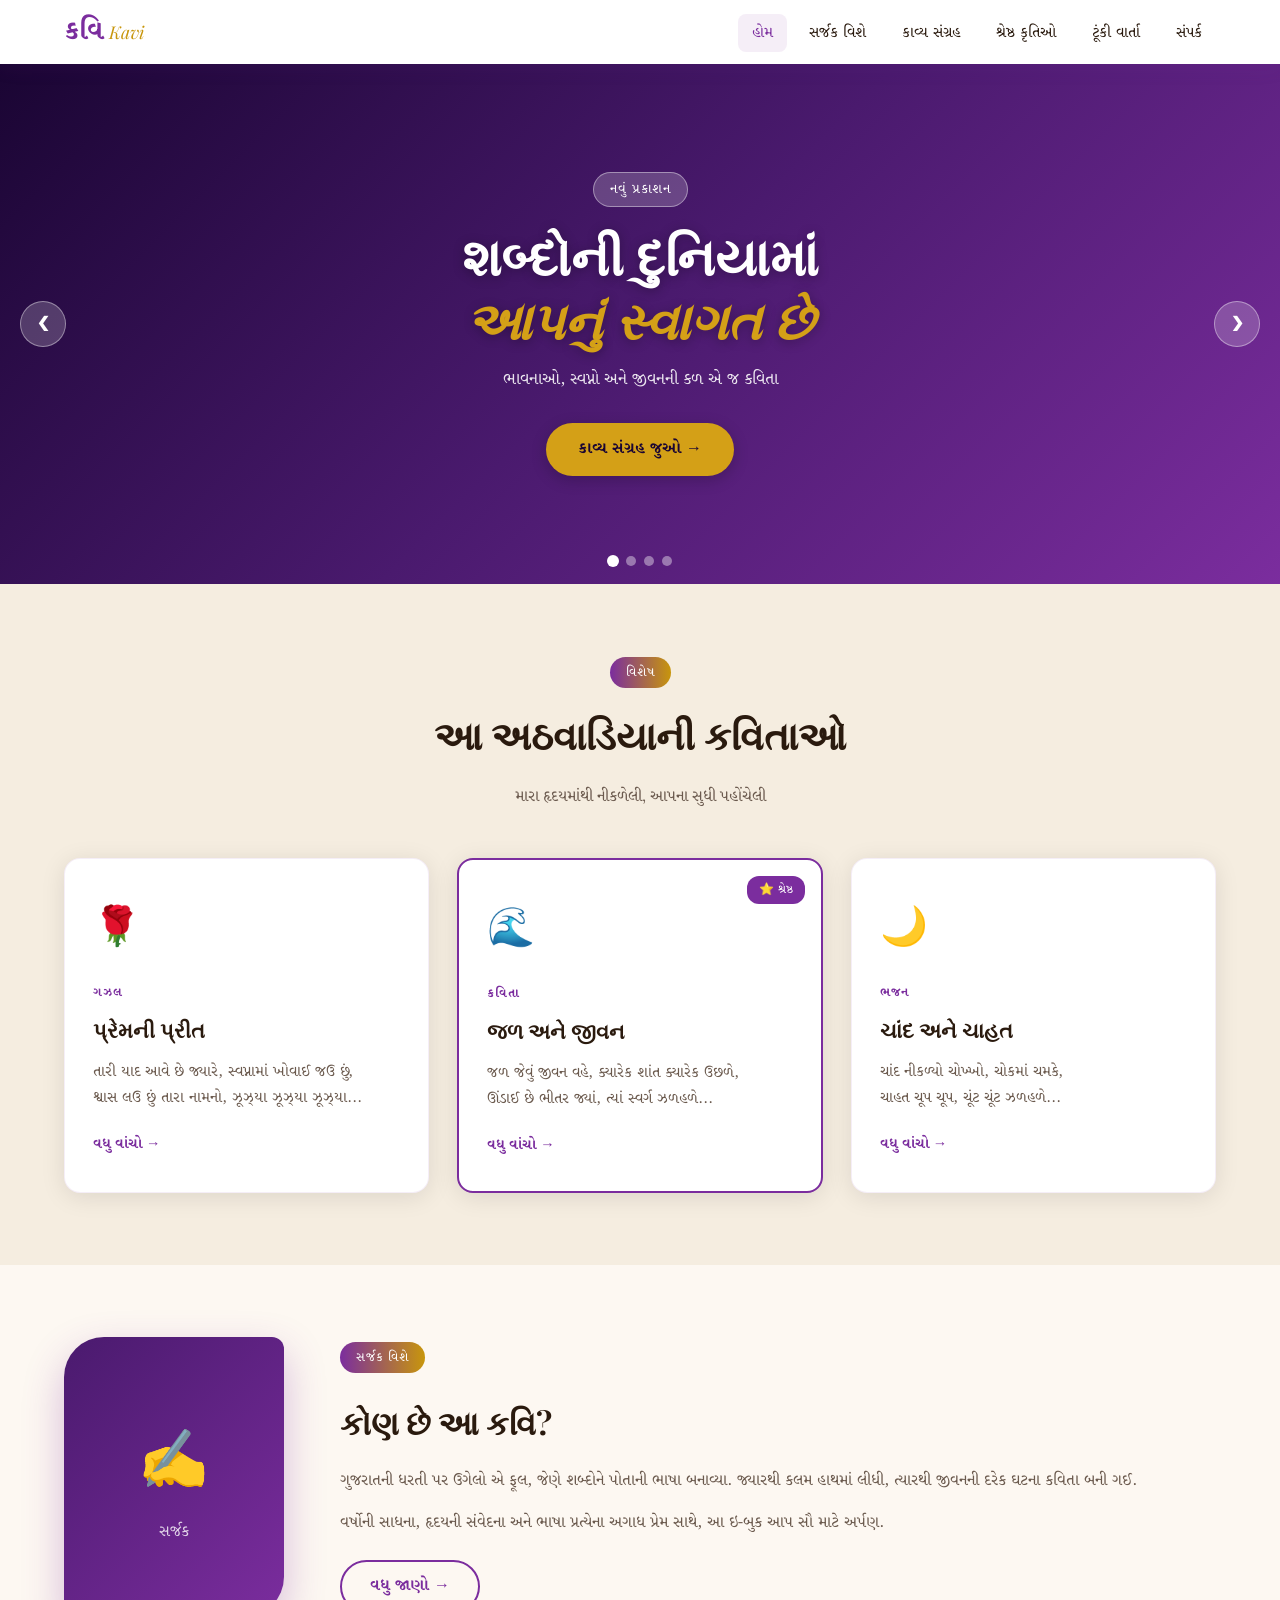
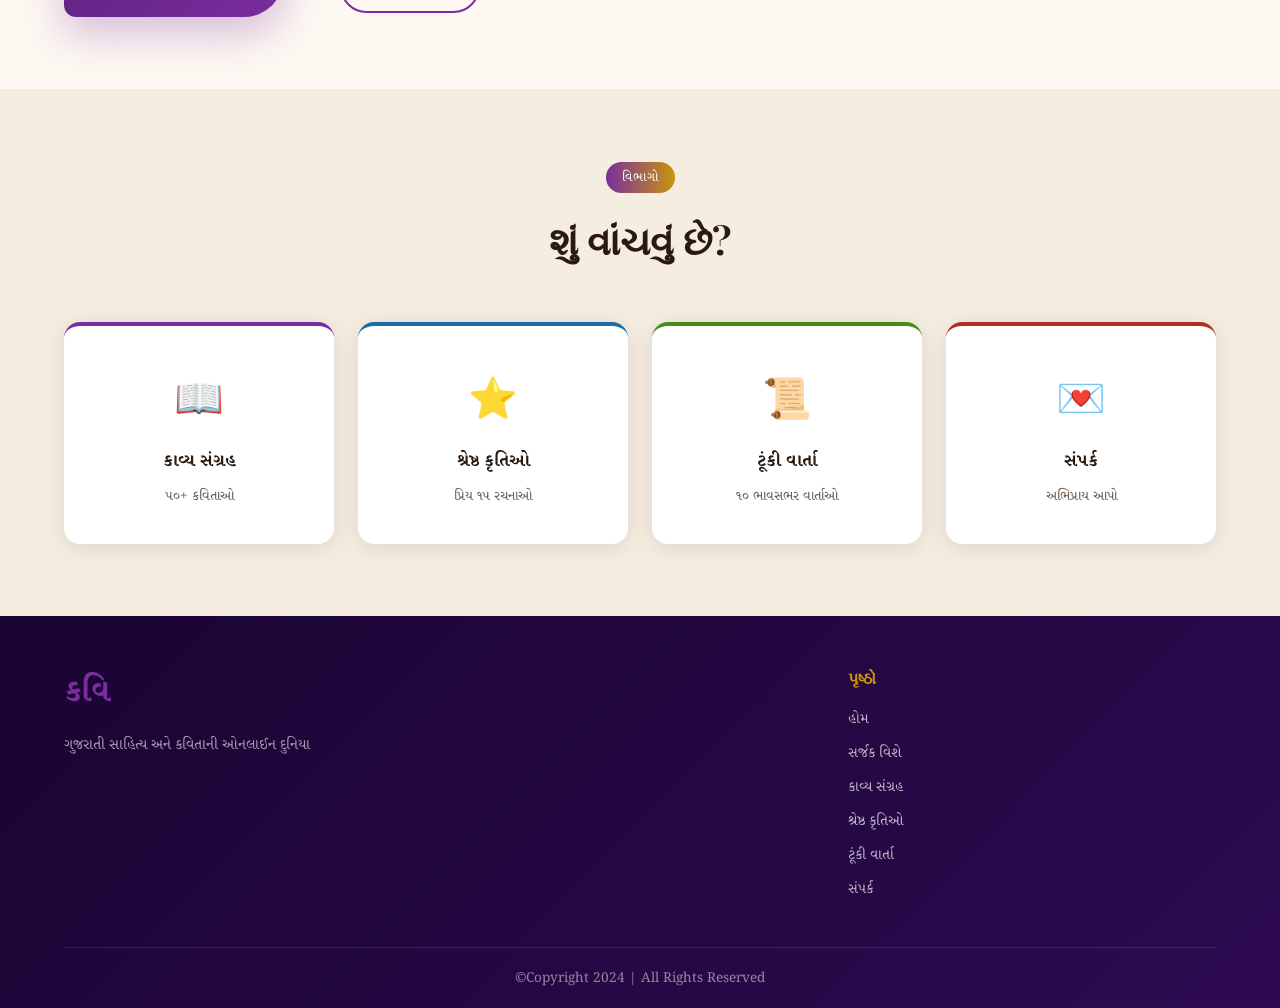
<file: index.html>
<!DOCTYPE html>
<html lang="gu">
<head>
  <meta charset="UTF-8" />
  <meta name="viewport" content="width=device-width, initial-scale=1.0"/>
  <title>મારી કવિતા - My Poetry</title>
  <link rel="stylesheet" href="style.css"/>
  <link href="https://fonts.googleapis.com/css2?family=Noto+Serif+Gujarati:wght@400;600;700&family=Playfair+Display:ital,wght@0,700;1,400&family=Lora:ital,wght@0,400;1,400&display=swap" rel="stylesheet"/>
</head>
<body>

  <!-- NAVBAR -->
  <nav class="navbar">
    <div class="nav-container">
      <a href="index.html" class="logo">
        <span class="logo-gu">કવિ</span>
        <span class="logo-en">Kavi</span>
      </a>
      <button class="hamburger" onclick="toggleMenu()">&#9776;</button>
      <ul class="nav-links" id="navLinks">
        <li><a href="index.html" class="active">હોમ</a></li>
        <li><a href="about.html">સર્જક વિશે</a></li>
        <li><a href="kavya-sangrah.html">કાવ્ય સંગ્રહ</a></li>
        <li><a href="shresth-krutiyo.html">શ્રેષ્ઠ કૃતિઓ</a></li>
        <li><a href="tunki-varta.html">ટૂંકી વાર્તા</a></li>
        <li><a href="contact.html">સંપર્ક</a></li>
      </ul>
    </div>
  </nav>

  <!-- HERO SLIDER -->
  <section class="hero">
    <div class="slider" id="slider">
      <div class="slide active" style="background: linear-gradient(135deg, #1a0533 0%, #4a1a6e 50%, #7b2d9e 100%);">
        <div class="slide-content">
          <p class="slide-tag">નવું પ્રકાશન</p>
          <h1>શબ્દોની દુનિયામાં<br/><em>આપનું સ્વાગત છે</em></h1>
          <p class="slide-sub">ભાવનાઓ, સ્વપ્નો અને જીવનની કળ એ જ કવિતા</p>
          <a href="kavya-sangrah.html" class="btn-hero">કાવ્ય સંગ્રહ જુઓ →</a>
        </div>
      </div>
      <div class="slide" style="background: linear-gradient(135deg, #0d2137 0%, #1a4a6e 50%, #2d7ea8 100%);">
        <div class="slide-content">
          <p class="slide-tag">શ્રેષ્ઠ કૃતિ</p>
          <h1>પ્રેમ, વ્યથા અને<br/><em>જિંદગીની ગઝલ</em></h1>
          <p class="slide-sub">હૃદયની ઊંડાઈથી નીકળેલા શબ્દો</p>
          <a href="shresth-krutiyo.html" class="btn-hero">વધુ વાંચો →</a>
        </div>
      </div>
      <div class="slide" style="background: linear-gradient(135deg, #1a2a0d 0%, #2e5a0f 50%, #4a8a1a 100%);">
        <div class="slide-content">
          <p class="slide-tag">ટૂંકી વાર્તા</p>
          <h1>જીવનની નાની<br/><em>મોટી વાતો</em></h1>
          <p class="slide-sub">સત્ય ઘટનાઓ પર આધારિત ભાવસભર વાર્તાઓ</p>
          <a href="tunki-varta.html" class="btn-hero">વાર્તા વાંચો →</a>
        </div>
      </div>
      <div class="slide" style="background: linear-gradient(135deg, #33100d 0%, #7a2218 50%, #b03020 100%);">
        <div class="slide-content">
          <p class="slide-tag">વિશેષ</p>
          <h1>ગુજરાતી સાહિત્યની<br/><em>અમૂલ્ય ધરોહર</em></h1>
          <p class="slide-sub">આપણી ભાષા, આપણી ઓળખ, આપણો ગર્વ</p>
          <a href="about.html" class="btn-hero">સર્જક વિશે →</a>
        </div>
      </div>
    </div>
    <button class="slider-btn prev" onclick="changeSlide(-1)">&#10094;</button>
    <button class="slider-btn next" onclick="changeSlide(1)">&#10095;</button>
    <div class="slider-dots" id="sliderDots"></div>
  </section>

  <!-- FEATURED POEMS -->
  <section class="section featured">
    <div class="container">
      <div class="section-head">
        <span class="section-tag">વિશેષ</span>
        <h2>આ અઠવાડિયાની કવિતાઓ</h2>
        <p>મારા હૃદયમાંથી નીકળેલી, આપના સુધી પહોંચેલી</p>
      </div>
      <div class="cards-grid">
        <div class="card" onclick="location.href='kavya-sangrah.html'">
          <div class="card-icon">🌹</div>
          <div class="card-body">
            <span class="card-cat">ગઝલ</span>
            <h3>પ્રેમની પ્રીત</h3>
            <p>તારી યાદ આવે છે જ્યારે, સ્વપ્નામાં ખોવાઈ જઉ છું,<br/>
            શ્વાસ લઉ છું તારા નામનો, ઝૂઝ્યા ઝૂઝ્યા ઝૂઝ્યા...</p>
            <span class="read-more">વધુ વાંચો →</span>
          </div>
        </div>
        <div class="card featured-card" onclick="location.href='shresth-krutiyo.html'">
          <div class="card-badge">⭐ શ્રેષ્ઠ</div>
          <div class="card-icon">🌊</div>
          <div class="card-body">
            <span class="card-cat">કવિતા</span>
            <h3>જળ અને જીવન</h3>
            <p>જળ જેવું જીવન વહે, ક્યારેક શાંત ક્યારેક ઉછળે,<br/>
            ઊંડાઈ છે ભીતર જ્યાં, ત્યાં સ્વર્ગ ઝળહળે...</p>
            <span class="read-more">વધુ વાંચો →</span>
          </div>
        </div>
        <div class="card" onclick="location.href='kavya-sangrah.html'">
          <div class="card-icon">🌙</div>
          <div class="card-body">
            <span class="card-cat">ભજન</span>
            <h3>ચાંદ અને ચાહત</h3>
            <p>ચાંદ નીકળ્યો ચોખ્ખો, ચોકમાં ચમકે,<br/>
            ચાહત ચૂપ ચૂપ, ચૂંટ ચૂંટ ઝળહળે...</p>
            <span class="read-more">વધુ વાંચો →</span>
          </div>
        </div>
      </div>
    </div>
  </section>

  <!-- ABOUT TEASER -->
  <section class="section about-teaser">
    <div class="container about-flex">
      <div class="about-img-wrap">
        <div class="about-img-placeholder">
          <span>✍️</span>
          <p>સર્જક</p>
        </div>
      </div>
      <div class="about-text">
        <span class="section-tag">સર્જક વિશે</span>
        <h2>કોણ છે આ કવિ?</h2>
        <p>ગુજરાતની ધરતી પર ઉગેલો એ ફૂલ, જેણે શબ્દોને પોતાની ભાષા બનાવ્યા. જ્યારથી કલમ હાથમાં લીધી, ત્યારથી જીવનની દરેક ઘટના કવિતા બની ગઈ.</p>
        <p>વર્ષોની સાધના, હૃદયની સંવેદના અને ભાષા પ્રત્યેના અગાધ પ્રેમ સાથે, આ ઇ-બુક આપ સૌ માટે અર્પણ.</p>
        <a href="about.html" class="btn-outline">વધુ જાણો →</a>
      </div>
    </div>
  </section>

  <!-- CATEGORIES -->
  <section class="section categories">
    <div class="container">
      <div class="section-head">
        <span class="section-tag">વિભાગો</span>
        <h2>શું વાંચવું છે?</h2>
      </div>
      <div class="cat-grid">
        <a href="kavya-sangrah.html" class="cat-box" style="--c:#7b2d9e;">
          <div class="cat-emoji">📖</div>
          <h3>કાવ્ય સંગ્રહ</h3>
          <p>૫૦+ કવિતાઓ</p>
        </a>
        <a href="shresth-krutiyo.html" class="cat-box" style="--c:#1a6ea8;">
          <div class="cat-emoji">⭐</div>
          <h3>શ્રેષ્ઠ કૃતિઓ</h3>
          <p>પ્રિય ૧૫ રચનાઓ</p>
        </a>
        <a href="tunki-varta.html" class="cat-box" style="--c:#4a8a1a;">
          <div class="cat-emoji">📜</div>
          <h3>ટૂંકી વાર્તા</h3>
          <p>૧૦ ભાવસભર વાર્તાઓ</p>
        </a>
        <a href="contact.html" class="cat-box" style="--c:#b03020;">
          <div class="cat-emoji">💌</div>
          <h3>સંપર્ક</h3>
          <p>અભિપ્રાય આપો</p>
        </a>
      </div>
    </div>
  </section>

  <!-- FOOTER -->
  <footer class="footer">
    <div class="container">
      <div class="footer-top">
        <div class="footer-brand">
          <span class="logo-gu" style="font-size:2rem;">કવિ</span>
          <p>ગુજરાતી સાહિત્ય અને કવિતાની ઓનલાઈન દુનિયા</p>
        </div>
        <div class="footer-links">
          <h4>પૃષ્ઠો</h4>
          <a href="index.html">હોમ</a>
          <a href="about.html">સર્જક વિશે</a>
          <a href="kavya-sangrah.html">કાવ્ય સંગ્રહ</a>
          <a href="shresth-krutiyo.html">શ્રેષ્ઠ કૃતિઓ</a>
          <a href="tunki-varta.html">ટૂંકી વાર્તા</a>
          <a href="contact.html">સંપર્ક</a>
        </div>
      </div>
      <div class="footer-bottom">
        <p>©Copyright 2024 | All Rights Reserved</p>
      </div>
    </div>
  </footer>

  <script src="script.js"></script>
</body>
</html>
</file>
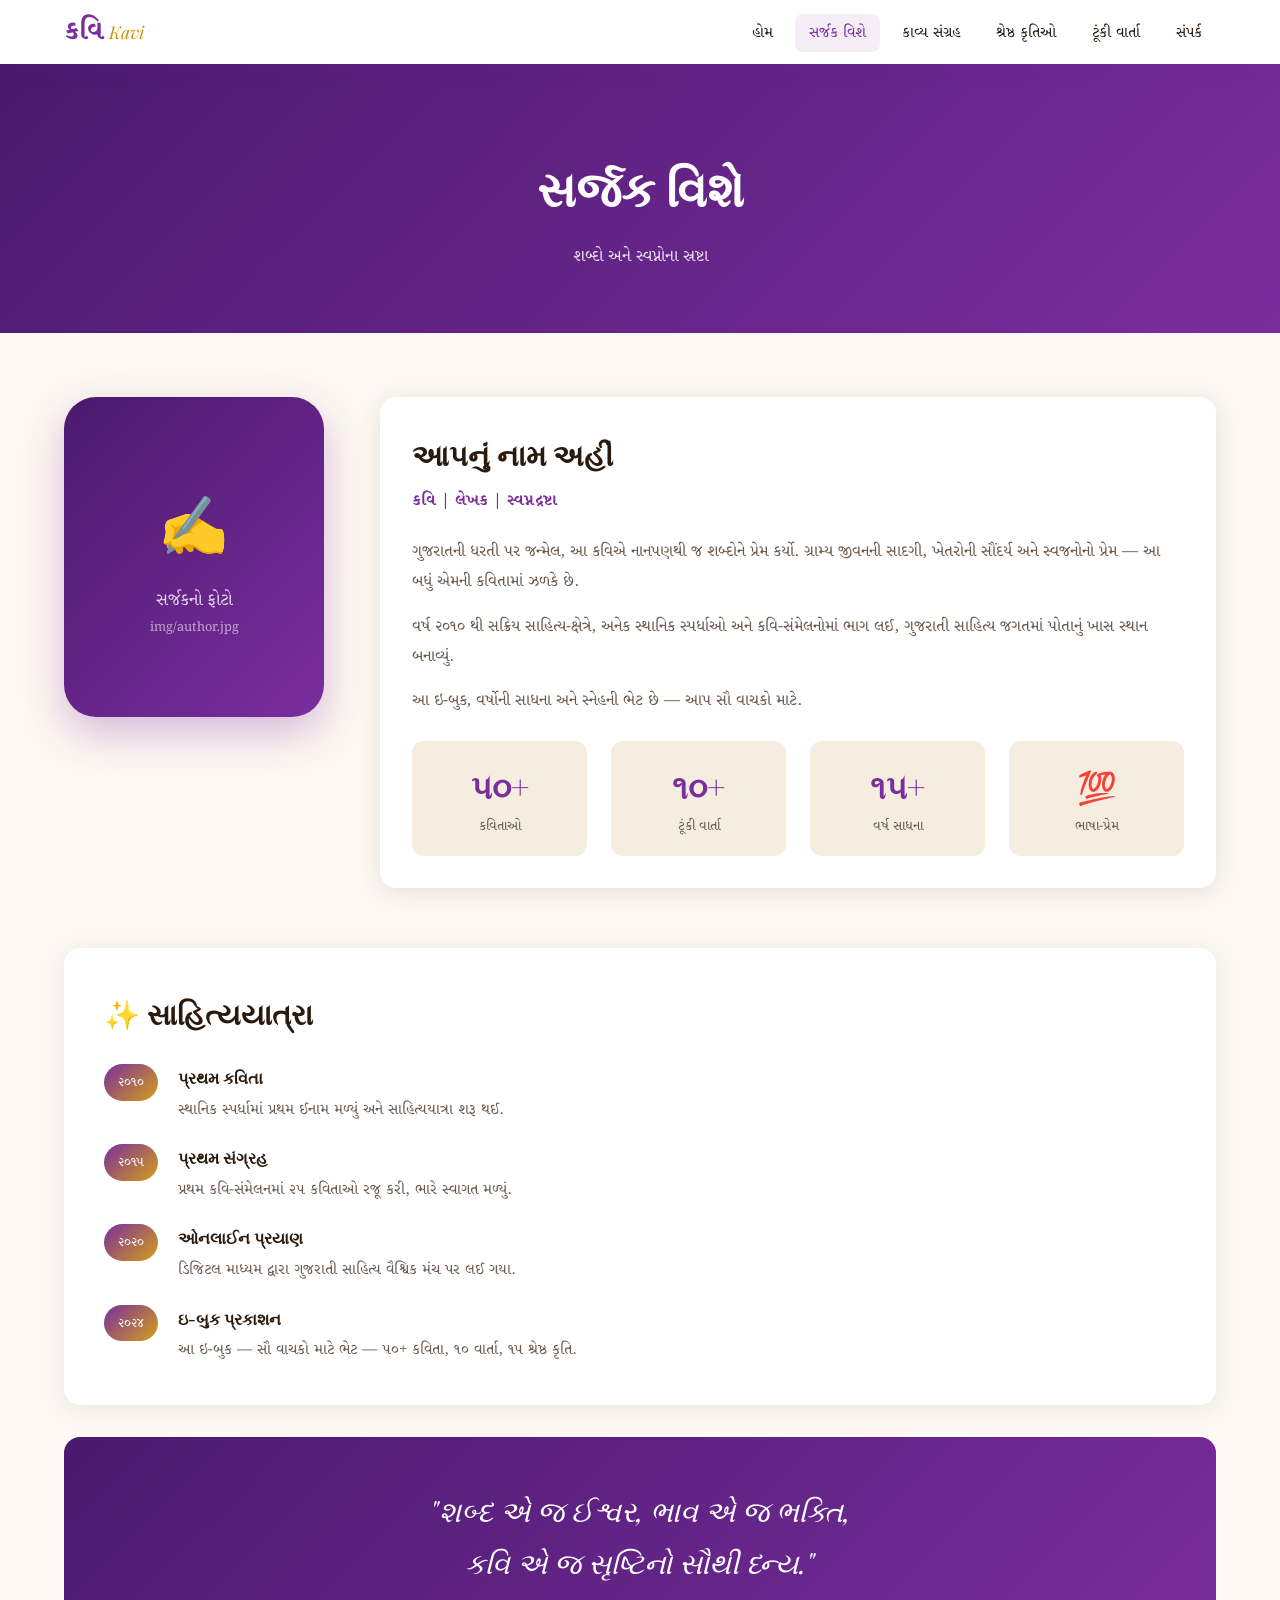
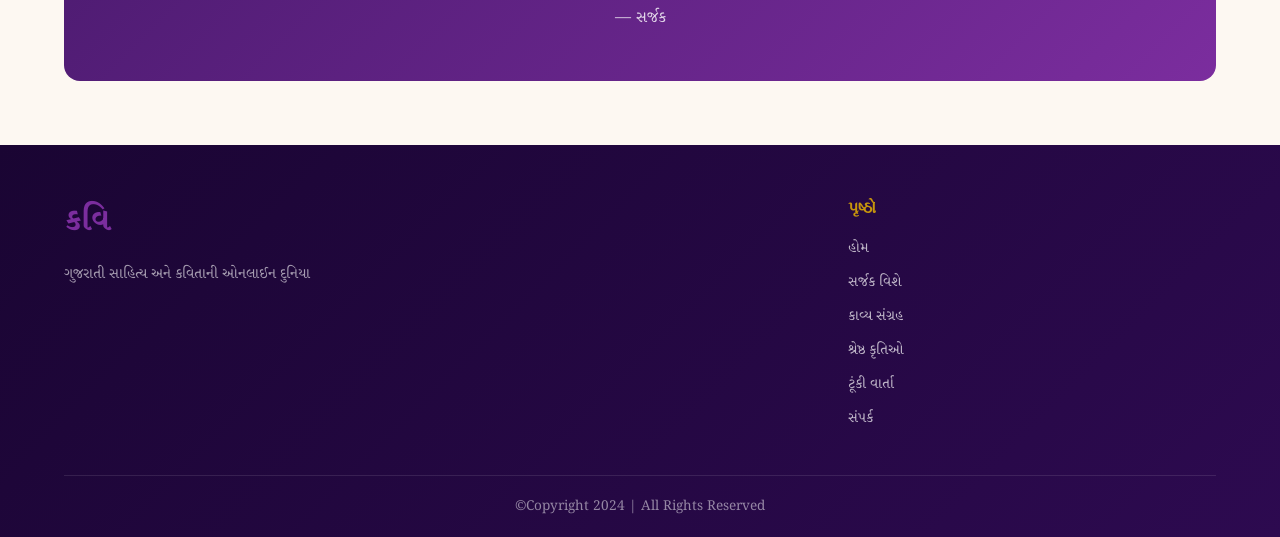
<file: about.html>
<!DOCTYPE html>
<html lang="gu">
<head>
  <meta charset="UTF-8"/>
  <meta name="viewport" content="width=device-width, initial-scale=1.0"/>
  <title>સર્જક વિશે - About</title>
  <link rel="stylesheet" href="style.css"/>
  <link href="https://fonts.googleapis.com/css2?family=Noto+Serif+Gujarati:wght@400;600;700&family=Playfair+Display:ital,wght@0,700;1,400&family=Lora:ital,wght@0,400;1,400&display=swap" rel="stylesheet"/>
</head>
<body>

  <nav class="navbar">
    <div class="nav-container">
      <a href="index.html" class="logo">
        <span class="logo-gu">કવિ</span>
        <span class="logo-en">Kavi</span>
      </a>
      <button class="hamburger" onclick="toggleMenu()">&#9776;</button>
      <ul class="nav-links" id="navLinks">
        <li><a href="index.html">હોમ</a></li>
        <li><a href="about.html" class="active">સર્જક વિશે</a></li>
        <li><a href="kavya-sangrah.html">કાવ્ય સંગ્રહ</a></li>
        <li><a href="shresth-krutiyo.html">શ્રેષ્ઠ કૃતિઓ</a></li>
        <li><a href="tunki-varta.html">ટૂંકી વાર્તા</a></li>
        <li><a href="contact.html">સંપર્ક</a></li>
      </ul>
    </div>
  </nav>

  <div class="page-hero">
    <h1>સર્જક વિશે</h1>
    <p>શબ્દો અને સ્વપ્નોના સ્રષ્ટા</p>
  </div>

  <section class="about-page">
    <div class="container">

      <div class="about-page-flex">
        <!-- Replace the placeholder below with your actual photo -->
        <div class="about-img-wrap">
          <!-- OPTION 1: If you have a photo, replace the div below with:
               <img src="img/author.jpg" alt="Author" class="about-img-real" />
          -->
          <div class="about-img-placeholder" style="width:260px;height:320px;border-radius:32px;">
            <span>✍️</span>
            <p style="font-size:1.1rem;">સર્જકનો ફોટો</p>
            <p style="font-size:0.8rem;opacity:0.6;">img/author.jpg</p>
          </div>
        </div>

        <div class="bio-card">
          <h2>આપનું નામ અહીં</h2>
          <p class="subtitle">કવિ | લેખક | સ્વપ્નદ્રષ્ટા</p>

          <p>ગુજરાતની ધરતી પર જન્મેલ, આ કવિએ નાનપણથી જ શબ્દોને પ્રેમ કર્યો. ગ્રામ્ય જીવનની સાદગી, ખેતરોની સૌંદર્ય અને સ્વજનોનો પ્રેમ — આ બધું એમની કવિતામાં ઝળકે છે.</p>

          <p>વર્ષ ૨૦૧૦ થી સક્રિય સાહિત્ય-ક્ષેત્રે, અનેક સ્થાનિક સ્પર્ધાઓ અને કવિ-સંમેલનોમાં ભાગ લઈ, ગુજરાતી સાહિત્ય જગતમાં પોતાનું ખાસ સ્થાન બનાવ્યું.</p>

          <p>આ ઇ-બુક, વર્ષોની સાધના અને સ્નેહની ભેટ છે — આપ સૌ વાચકો માટે.</p>

          <div class="stats-row">
            <div class="stat-box">
              <h3>૫૦+</h3>
              <p>કવિતાઓ</p>
            </div>
            <div class="stat-box">
              <h3>૧૦+</h3>
              <p>ટૂંકી વાર્તા</p>
            </div>
            <div class="stat-box">
              <h3>૧૫+</h3>
              <p>વર્ષ સાધના</p>
            </div>
            <div class="stat-box">
              <h3>💯</h3>
              <p>ભાષા-પ્રેમ</p>
            </div>
          </div>
        </div>
      </div>

      <!-- JOURNEY SECTION -->
      <div style="background:white;border-radius:16px;padding:40px;box-shadow:0 4px 24px rgba(0,0,0,0.08);margin-bottom:32px;">
        <h2 style="font-family:'Playfair Display',serif;font-size:1.8rem;margin-bottom:24px;color:#2a1a0e;">✨ સાહિત્યયાત્રા</h2>
        <div style="display:grid;gap:20px;">
          <div style="display:flex;gap:20px;align-items:flex-start;">
            <div style="background:linear-gradient(135deg,#7b2d9e,#d4a017);color:white;padding:6px 14px;border-radius:20px;font-family:'Noto Serif Gujarati',serif;font-size:0.85rem;flex-shrink:0;">૨૦૧૦</div>
            <div>
              <h4 style="font-family:'Playfair Display',serif;margin-bottom:4px;">પ્રથમ કવિતા</h4>
              <p style="font-family:'Noto Serif Gujarati',serif;color:#6b5a4e;font-size:0.95rem;">સ્થાનિક સ્પર્ધામાં પ્રથમ ઈનામ મળ્યું અને સાહિત્યયાત્રા શરૂ થઈ.</p>
            </div>
          </div>
          <div style="display:flex;gap:20px;align-items:flex-start;">
            <div style="background:linear-gradient(135deg,#7b2d9e,#d4a017);color:white;padding:6px 14px;border-radius:20px;font-family:'Noto Serif Gujarati',serif;font-size:0.85rem;flex-shrink:0;">૨૦૧૫</div>
            <div>
              <h4 style="font-family:'Playfair Display',serif;margin-bottom:4px;">પ્રથમ સંગ્રહ</h4>
              <p style="font-family:'Noto Serif Gujarati',serif;color:#6b5a4e;font-size:0.95rem;">પ્રથમ કવિ-સંમેલનમાં ૨૫ કવિતાઓ રજૂ કરી, ભારે સ્વાગત મળ્યું.</p>
            </div>
          </div>
          <div style="display:flex;gap:20px;align-items:flex-start;">
            <div style="background:linear-gradient(135deg,#7b2d9e,#d4a017);color:white;padding:6px 14px;border-radius:20px;font-family:'Noto Serif Gujarati',serif;font-size:0.85rem;flex-shrink:0;">૨૦૨૦</div>
            <div>
              <h4 style="font-family:'Playfair Display',serif;margin-bottom:4px;">ઓનલાઈન પ્રયાણ</h4>
              <p style="font-family:'Noto Serif Gujarati',serif;color:#6b5a4e;font-size:0.95rem;">ડિજિટલ માધ્યમ દ્વારા ગુજરાતી સાહિત્ય વૈશ્વિક મંચ પર લઈ ગયા.</p>
            </div>
          </div>
          <div style="display:flex;gap:20px;align-items:flex-start;">
            <div style="background:linear-gradient(135deg,#7b2d9e,#d4a017);color:white;padding:6px 14px;border-radius:20px;font-family:'Noto Serif Gujarati',serif;font-size:0.85rem;flex-shrink:0;">૨૦૨૪</div>
            <div>
              <h4 style="font-family:'Playfair Display',serif;margin-bottom:4px;">ઇ-બુક પ્રકાશન</h4>
              <p style="font-family:'Noto Serif Gujarati',serif;color:#6b5a4e;font-size:0.95rem;">આ ઇ-બુક — સૌ વાચકો માટે ભેટ — ૫૦+ કવિતા, ૧૦ વાર્તા, ૧૫ શ્રેષ્ઠ કૃતિ.</p>
            </div>
          </div>
        </div>
      </div>

      <!-- QUOTE -->
      <div style="background:linear-gradient(135deg,#4a1a6e,#7b2d9e);color:white;border-radius:16px;padding:48px 40px;text-align:center;">
        <p style="font-family:'Playfair Display',serif;font-size:1.8rem;font-style:italic;margin-bottom:16px;">"શબ્દ એ જ ઈશ્વર, ભાવ એ જ ભક્તિ,<br/>કવિ એ જ સૃષ્ટિનો સૌથી ધ્ન્ય."</p>
        <p style="font-family:'Noto Serif Gujarati',serif;opacity:0.8;">— સર્જક</p>
      </div>

    </div>
  </section>

  <footer class="footer">
    <div class="container">
      <div class="footer-top">
        <div class="footer-brand">
          <span class="logo-gu" style="font-size:2rem;">કવિ</span>
          <p>ગુજરાતી સાહિત્ય અને કવિતાની ઓનલાઈન દુનિયા</p>
        </div>
        <div class="footer-links">
          <h4>પૃષ્ઠો</h4>
          <a href="index.html">હોમ</a>
          <a href="about.html">સર્જક વિશે</a>
          <a href="kavya-sangrah.html">કાવ્ય સંગ્રહ</a>
          <a href="shresth-krutiyo.html">શ્રેષ્ઠ કૃતિઓ</a>
          <a href="tunki-varta.html">ટૂંકી વાર્તા</a>
          <a href="contact.html">સંપર્ક</a>
        </div>
      </div>
      <div class="footer-bottom">
        <p>©Copyright 2024 | All Rights Reserved</p>
      </div>
    </div>
  </footer>

  <script src="script.js"></script>
</body>
</html>
</file>
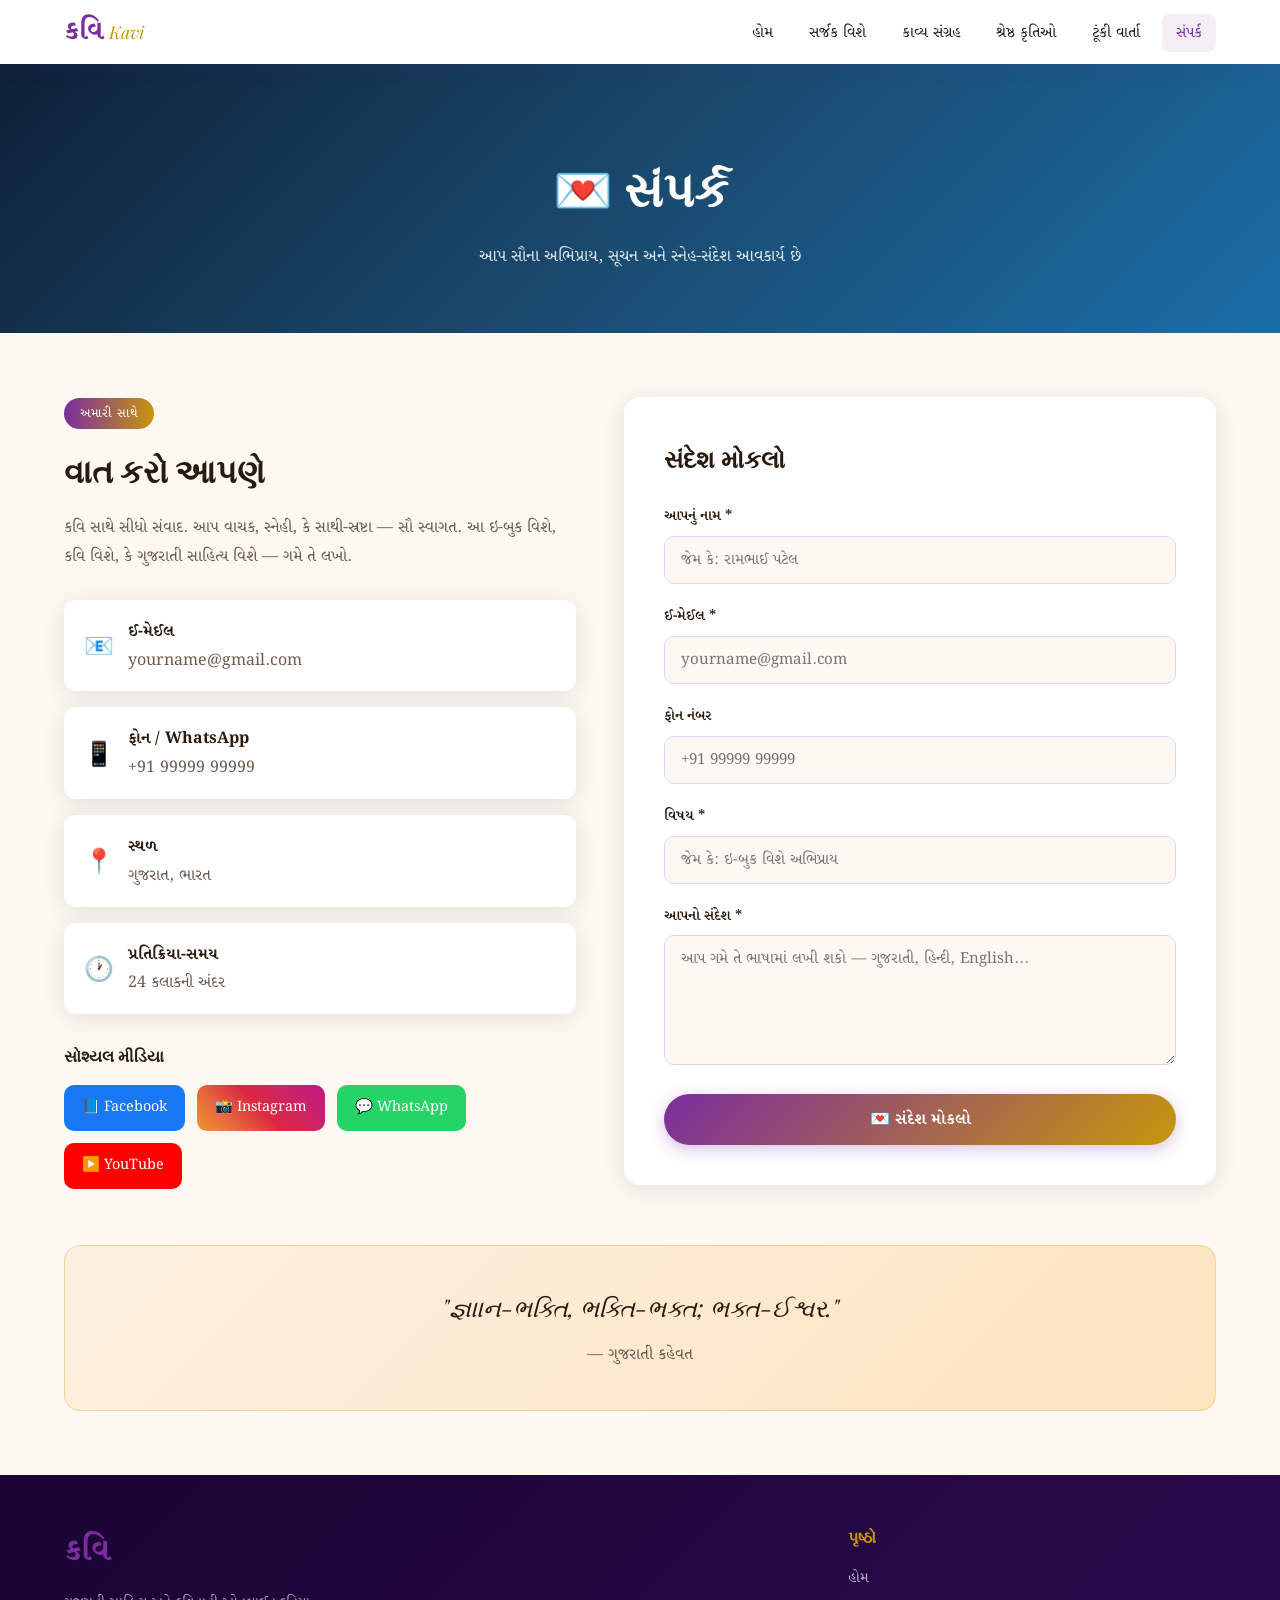
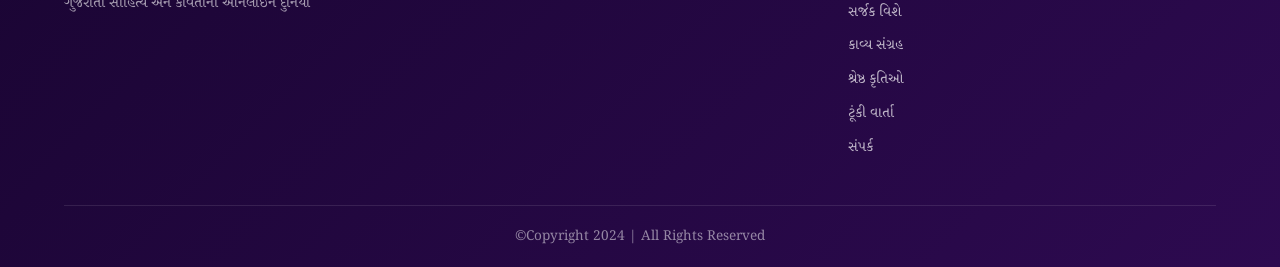
<file: contact.html>
<!DOCTYPE html>
<html lang="gu">
<head>
  <meta charset="UTF-8"/>
  <meta name="viewport" content="width=device-width, initial-scale=1.0"/>
  <title>સંપર્ક - Contact</title>
  <link rel="stylesheet" href="style.css"/>
  <link href="https://fonts.googleapis.com/css2?family=Noto+Serif+Gujarati:wght@400;600;700&family=Playfair+Display:ital,wght@0,700;1,400&family=Lora:ital,wght@0,400;1,400&display=swap" rel="stylesheet"/>
</head>
<body>

  <nav class="navbar">
    <div class="nav-container">
      <a href="index.html" class="logo">
        <span class="logo-gu">કવિ</span>
        <span class="logo-en">Kavi</span>
      </a>
      <button class="hamburger" onclick="toggleMenu()">&#9776;</button>
      <ul class="nav-links" id="navLinks">
        <li><a href="index.html">હોમ</a></li>
        <li><a href="about.html">સર્જક વિશે</a></li>
        <li><a href="kavya-sangrah.html">કાવ્ય સંગ્રહ</a></li>
        <li><a href="shresth-krutiyo.html">શ્રેષ્ઠ કૃતિઓ</a></li>
        <li><a href="tunki-varta.html">ટૂંકી વાર્તા</a></li>
        <li><a href="contact.html" class="active">સંપર્ક</a></li>
      </ul>
    </div>
  </nav>

  <div class="page-hero" style="background:linear-gradient(135deg,#0d2137,#1a4a6e,#1a6ea8);">
    <h1>💌 સંપર્ક</h1>
    <p>આપ સૌના અભિપ્રાય, સૂચન અને સ્નેહ-સંદેશ આવકાર્ય છે</p>
  </div>

  <section class="contact-section">
    <div class="container">
      <div class="contact-flex">

        <!-- LEFT: INFO -->
        <div class="contact-info">
          <span class="section-tag">અમારી સાથે</span>
          <h2>વાત કરો આપણે</h2>
          <p>
            કવિ સાથે સીધો સંવાદ. આપ વાચક, સ્નેહી, કે સાથી-સ્રષ્ટા
            — સૌ સ્વાગત. આ ઇ-બુક વિશે, કવિ વિશે, કે ગુજરાતી
            સાહિત્ય વિશે — ગમે તે લખો.
          </p>

          <div class="contact-item">
            <span>📧</span>
            <div>
              <strong style="font-family:'Noto Serif Gujarati',serif;">ઈ-મેઈલ</strong>
              <p>yourname@gmail.com</p>
            </div>
          </div>

          <div class="contact-item">
            <span>📱</span>
            <div>
              <strong style="font-family:'Noto Serif Gujarati',serif;">ફોન / WhatsApp</strong>
              <p>+91 99999 99999</p>
            </div>
          </div>

          <div class="contact-item">
            <span>📍</span>
            <div>
              <strong style="font-family:'Noto Serif Gujarati',serif;">સ્થળ</strong>
              <p>ગુજરાત, ભારત</p>
            </div>
          </div>

          <div class="contact-item">
            <span>🕐</span>
            <div>
              <strong style="font-family:'Noto Serif Gujarati',serif;">પ્રતિક્રિયા-સમય</strong>
              <p>24 કલાકની અંદર</p>
            </div>
          </div>

          <!-- SOCIAL LINKS -->
          <div style="margin-top:28px;">
            <h4 style="font-family:'Playfair Display',serif;margin-bottom:14px;color:#2a1a0e;">સોશ્યલ મીડિયા</h4>
            <div style="display:flex;gap:12px;flex-wrap:wrap;">
              <a href="#" style="background:#1877f2;color:white;padding:10px 18px;border-radius:10px;text-decoration:none;font-family:'Noto Serif Gujarati',serif;font-size:0.9rem;display:flex;align-items:center;gap:6px;">
                📘 Facebook
              </a>
              <a href="#" style="background:linear-gradient(45deg,#f09433,#e6683c,#dc2743,#cc2366,#bc1888);color:white;padding:10px 18px;border-radius:10px;text-decoration:none;font-family:'Noto Serif Gujarati',serif;font-size:0.9rem;display:flex;align-items:center;gap:6px;">
                📸 Instagram
              </a>
              <a href="#" style="background:#25d366;color:white;padding:10px 18px;border-radius:10px;text-decoration:none;font-family:'Noto Serif Gujarati',serif;font-size:0.9rem;display:flex;align-items:center;gap:6px;">
                💬 WhatsApp
              </a>
              <a href="#" style="background:#ff0000;color:white;padding:10px 18px;border-radius:10px;text-decoration:none;font-family:'Noto Serif Gujarati',serif;font-size:0.9rem;display:flex;align-items:center;gap:6px;">
                ▶️ YouTube
              </a>
            </div>
          </div>
        </div>

        <!-- RIGHT: FORM -->
        <div class="contact-form">
          <h3>સંદેશ મોકલો</h3>
          <form id="contactForm">
            <div class="form-group">
              <label>આપનું નામ *</label>
              <input type="text" placeholder="જેમ કે: રામભાઈ પટેલ" required/>
            </div>
            <div class="form-group">
              <label>ઈ-મેઈલ *</label>
              <input type="email" placeholder="yourname@gmail.com" required/>
            </div>
            <div class="form-group">
              <label>ફોન નંબર</label>
              <input type="tel" placeholder="+91 99999 99999"/>
            </div>
            <div class="form-group">
              <label>વિષય *</label>
              <input type="text" placeholder="જેમ કે: ઇ-બુક વિશે અભિપ્રાય" required/>
            </div>
            <div class="form-group">
              <label>આપનો સંદેશ *</label>
              <textarea placeholder="આપ ગમે તે ભાષામાં લખી શકો — ગુજરાતી, હિન્દી, English..." required></textarea>
            </div>
            <button type="submit" class="btn-submit">💌 સંદેશ મોકલો</button>
          </form>
        </div>

      </div>

      <!-- QUOTE BOX -->
      <div style="margin-top:56px;background:linear-gradient(135deg,#fdf0e0,#fce4c0);border-radius:16px;padding:40px;text-align:center;border:1px solid rgba(212,160,23,0.3);">
        <p style="font-family:'Playfair Display',serif;font-size:1.5rem;font-style:italic;color:#2a1a0e;margin-bottom:12px;">
          "જ્ઞાાન-ભક્તિ, ભક્તિ-ભક્ત; ભક્ત-ઈશ્વર."
        </p>
        <p style="font-family:'Noto Serif Gujarati',serif;color:#6b5a4e;">— ગુજરાતી કહેવત</p>
      </div>

    </div>
  </section>

  <footer class="footer">
    <div class="container">
      <div class="footer-top">
        <div class="footer-brand">
          <span class="logo-gu" style="font-size:2rem;">કવિ</span>
          <p>ગુજરાતી સાહિત્ય અને કવિતાની ઓનલાઈન દુનિયા</p>
        </div>
        <div class="footer-links">
          <h4>પૃષ્ઠો</h4>
          <a href="index.html">હોમ</a>
          <a href="about.html">સર્જક વિશે</a>
          <a href="kavya-sangrah.html">કાવ્ય સંગ્રહ</a>
          <a href="shresth-krutiyo.html">શ્રેષ્ઠ કૃતિઓ</a>
          <a href="tunki-varta.html">ટૂંકી વાર્તા</a>
          <a href="contact.html">સંપર્ક</a>
        </div>
      </div>
      <div class="footer-bottom"><p>©Copyright 2024 | All Rights Reserved</p></div>
    </div>
  </footer>

  <script src="script.js"></script>
</body>
</html>
</file>
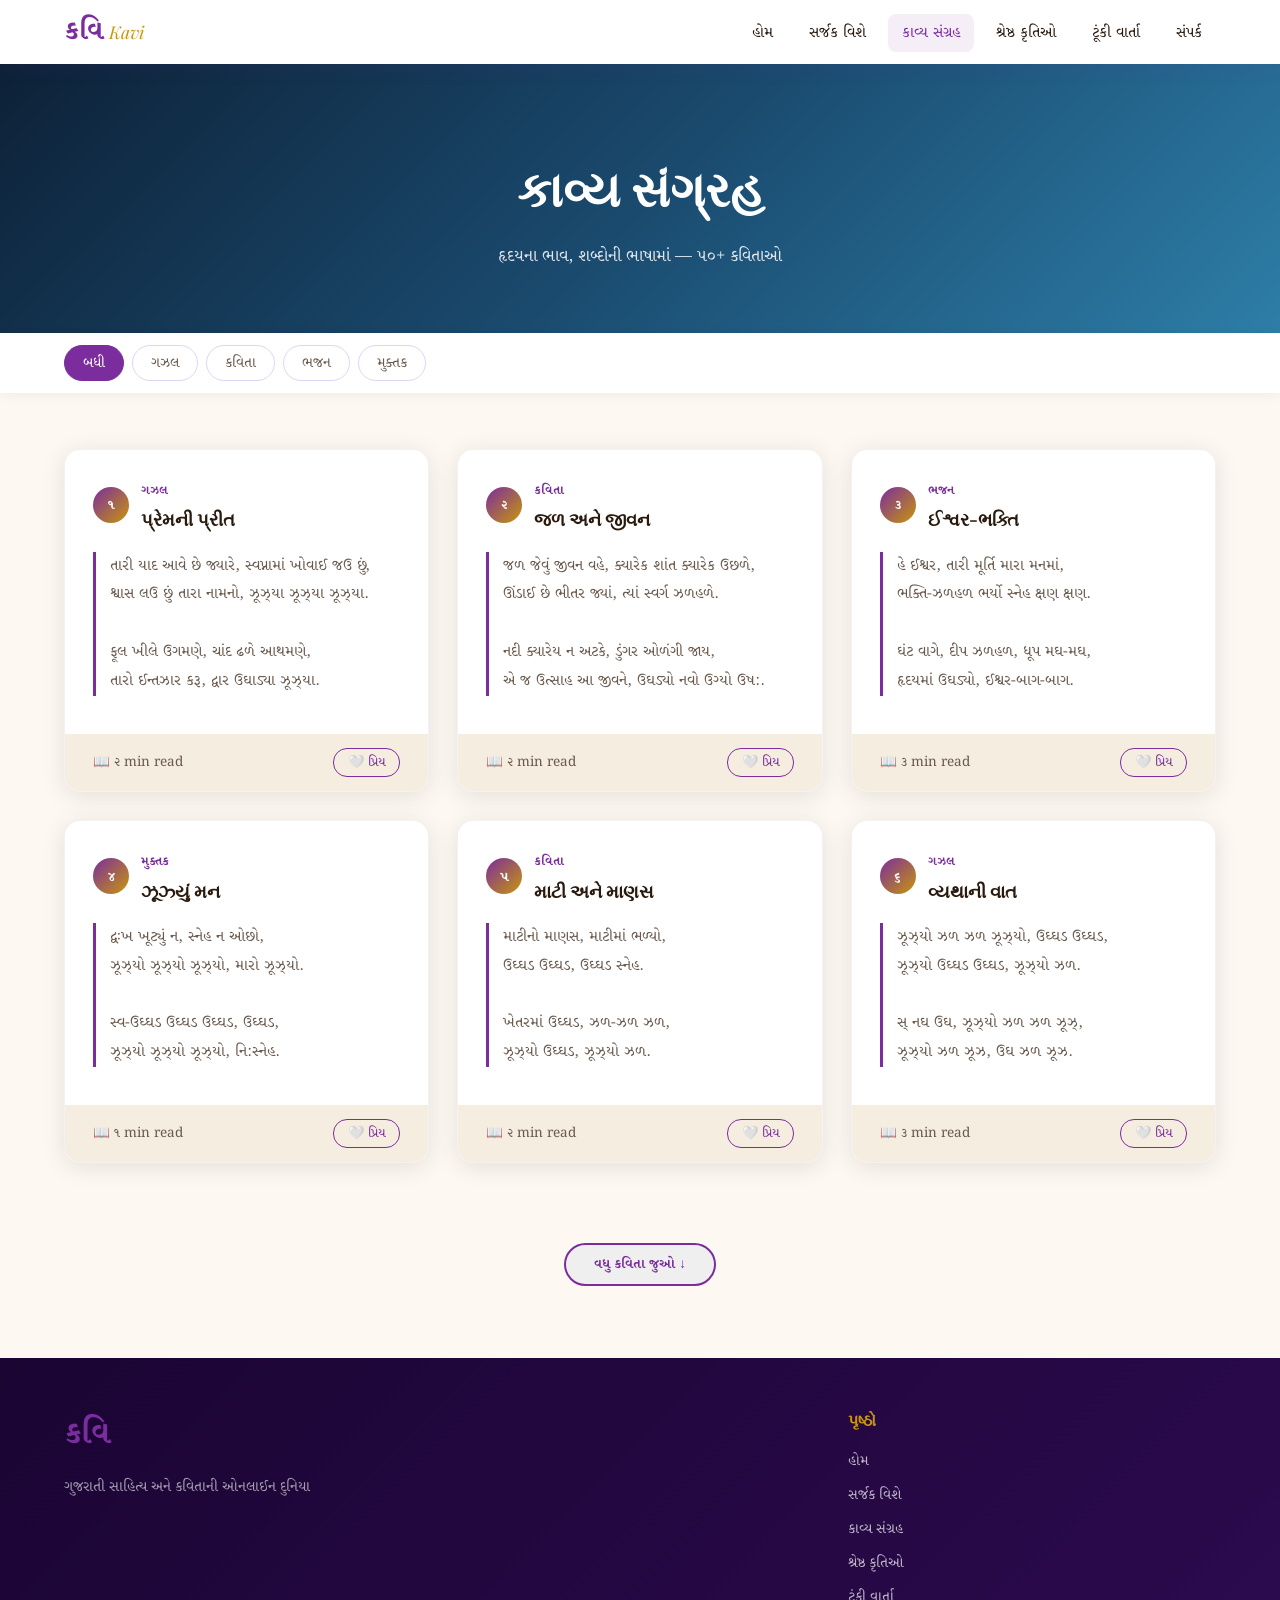
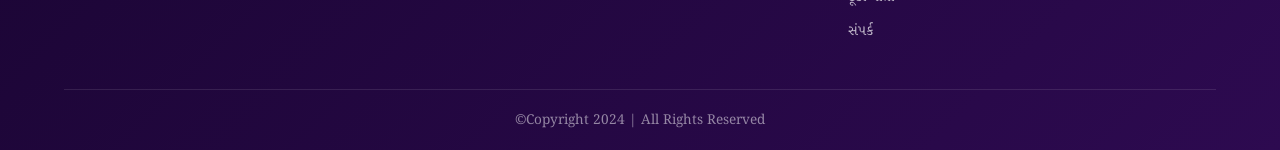
<file: kavya-sangrah.html>
<!DOCTYPE html>
<html lang="gu">
<head>
  <meta charset="UTF-8"/>
  <meta name="viewport" content="width=device-width, initial-scale=1.0"/>
  <title>કાવ્ય સંગ્રહ - Poetry Collection</title>
  <link rel="stylesheet" href="style.css"/>
  <link href="https://fonts.googleapis.com/css2?family=Noto+Serif+Gujarati:wght@400;600;700&family=Playfair+Display:ital,wght@0,700;1,400&family=Lora:ital,wght@0,400;1,400&display=swap" rel="stylesheet"/>
</head>
<body>

  <nav class="navbar">
    <div class="nav-container">
      <a href="index.html" class="logo">
        <span class="logo-gu">કવિ</span>
        <span class="logo-en">Kavi</span>
      </a>
      <button class="hamburger" onclick="toggleMenu()">&#9776;</button>
      <ul class="nav-links" id="navLinks">
        <li><a href="index.html">હોમ</a></li>
        <li><a href="about.html">સર્જક વિશે</a></li>
        <li><a href="kavya-sangrah.html" class="active">કાવ્ય સંગ્રહ</a></li>
        <li><a href="shresth-krutiyo.html">શ્રેષ્ઠ કૃતિઓ</a></li>
        <li><a href="tunki-varta.html">ટૂંકી વાર્તા</a></li>
        <li><a href="contact.html">સંપર્ક</a></li>
      </ul>
    </div>
  </nav>

  <div class="page-hero" style="background:linear-gradient(135deg,#0d2137,#1a4a6e,#2d7ea8);">
    <h1>કાવ્ય સંગ્રહ</h1>
    <p>હૃદયના ભાવ, શબ્દોની ભાષામાં — ૫૦+ કવિતાઓ</p>
  </div>

  <!-- FILTER TABS -->
  <div style="background:white;box-shadow:0 2px 12px rgba(0,0,0,0.06);position:sticky;top:64px;z-index:100;">
    <div class="container" style="display:flex;gap:8px;padding:12px 24px;overflow-x:auto;">
      <button class="filter-btn active" onclick="filterPoems('all',this)">બધી</button>
      <button class="filter-btn" onclick="filterPoems('ghazal',this)">ગઝલ</button>
      <button class="filter-btn" onclick="filterPoems('kavita',this)">કવિતા</button>
      <button class="filter-btn" onclick="filterPoems('bhajan',this)">ભજન</button>
      <button class="filter-btn" onclick="filterPoems('muktak',this)">મુક્તક</button>
    </div>
  </div>

  <style>
    .filter-btn {
      background:none;border:1.5px solid #e0d4f5;padding:7px 18px;border-radius:20px;
      font-family:'Noto Serif Gujarati',serif;font-size:0.9rem;cursor:pointer;
      color:#6b5a4e;transition:all 0.2s;white-space:nowrap;
    }
    .filter-btn.active,.filter-btn:hover {
      background:#7b2d9e;color:white;border-color:#7b2d9e;
    }
    .poem-card[data-cat] { display:block; }
    .poem-card.hidden { display:none; }
  </style>

  <section class="section" style="padding-top:0;">
    <div class="container">
      <div class="poems-grid" id="poemsGrid">

        <!-- POEM 1 -->
        <div class="poem-card" data-cat="ghazal">
          <div class="poem-card-top">
            <div class="poem-num">૧</div>
            <div class="poem-meta"><span>ગઝલ</span><h3>પ્રેમની પ્રીત</h3></div>
          </div>
          <div class="poem-body">
            <p>
              તારી યાદ આવે છે જ્યારે, સ્વપ્નામાં ખોવાઈ જઉ છું,<br/>
              શ્વાસ લઉ છું તારા નામનો, ઝૂઝ્યા ઝૂઝ્યા ઝૂઝ્યા.<br/><br/>
              ફૂલ ખીલે ઉગમણે, ચાંદ ઢળે આથમણે,<br/>
              તારો ઈન્તઝાર કરૂ, દ્વાર ઉઘાડ્યા ઝૂઝ્યા.
            </p>
          </div>
          <div class="poem-footer">
            <span>📖 ૨ min read</span>
            <button class="poem-like">🤍 પ્રિય</button>
          </div>
        </div>

        <!-- POEM 2 -->
        <div class="poem-card" data-cat="kavita">
          <div class="poem-card-top">
            <div class="poem-num">૨</div>
            <div class="poem-meta"><span>કવિતા</span><h3>જળ અને જીવન</h3></div>
          </div>
          <div class="poem-body">
            <p>
              જળ જેવું જીવન વહે, ક્યારેક શાંત ક્યારેક ઉછળે,<br/>
              ઊંડાઈ છે ભીતર જ્યાં, ત્યાં સ્વર્ગ ઝળહળે.<br/><br/>
              નદી ક્યારેય ન અટકે, ડુંગર ઓળંગી જાય,<br/>
              એ જ ઉત્સાહ આ જીવને, ઉઘડ્યો નવો ઉગ્યો ઉષ:.
            </p>
          </div>
          <div class="poem-footer">
            <span>📖 ૨ min read</span>
            <button class="poem-like">🤍 પ્રિય</button>
          </div>
        </div>

        <!-- POEM 3 -->
        <div class="poem-card" data-cat="bhajan">
          <div class="poem-card-top">
            <div class="poem-num">૩</div>
            <div class="poem-meta"><span>ભજન</span><h3>ઈશ્વર-ભક્તિ</h3></div>
          </div>
          <div class="poem-body">
            <p>
              હે ઈશ્વર, તારી મૂર્તિ મારા મનમાં,<br/>
              ભક્તિ-ઝળહળ ભર્યો સ્નેહ ક્ષણ ક્ષણ.<br/><br/>
              ઘંટ વાગે, દીપ ઝળહળ, ધૂપ મઘ-મઘ,<br/>
              હૃદયમાં ઉઘડ્યો, ઈશ્વર-બાગ-બાગ.
            </p>
          </div>
          <div class="poem-footer">
            <span>📖 ૩ min read</span>
            <button class="poem-like">🤍 પ્રિય</button>
          </div>
        </div>

        <!-- POEM 4 -->
        <div class="poem-card" data-cat="muktak">
          <div class="poem-card-top">
            <div class="poem-num">૪</div>
            <div class="poem-meta"><span>મુક્તક</span><h3>ઝૂઝ્યું મન</h3></div>
          </div>
          <div class="poem-body">
            <p>
              દ્વઃખ ખૂટ્યું ન, સ્નેહ ન ઓછો,<br/>
              ઝૂઝ્યો ઝૂઝ્યો ઝૂઝ્યો, મારો ઝૂઝ્યો.<br/><br/>
              સ્વ-ઉઘ્ઘડ ઉઘ્ઘડ ઉઘ્ઘડ, ઉઘ્ઘડ,<br/>
              ઝૂઝ્યો ઝૂઝ્યો ઝૂઝ્યો, નિ:સ્નેહ.
            </p>
          </div>
          <div class="poem-footer">
            <span>📖 ૧ min read</span>
            <button class="poem-like">🤍 પ્રિય</button>
          </div>
        </div>

        <!-- POEM 5 -->
        <div class="poem-card" data-cat="kavita">
          <div class="poem-card-top">
            <div class="poem-num">૫</div>
            <div class="poem-meta"><span>કવિતા</span><h3>માટી અને માણસ</h3></div>
          </div>
          <div class="poem-body">
            <p>
              માટીનો માણસ, માટીમાં ભળ્યો,<br/>
              ઉઘ્ઘડ ઉઘ્ઘડ, ઉઘ્ઘડ સ્નેહ.<br/><br/>
              ખેતરમાં ઉઘ્ઘડ, ઝળ-ઝળ ઝળ,<br/>
              ઝૂઝ્યો ઉઘ્ઘડ, ઝૂઝ્યો ઝળ.
            </p>
          </div>
          <div class="poem-footer">
            <span>📖 ૨ min read</span>
            <button class="poem-like">🤍 પ્રિય</button>
          </div>
        </div>

        <!-- POEM 6 -->
        <div class="poem-card" data-cat="ghazal">
          <div class="poem-card-top">
            <div class="poem-num">૬</div>
            <div class="poem-meta"><span>ગઝલ</span><h3>વ્યથાની વાત</h3></div>
          </div>
          <div class="poem-body">
            <p>
              ઝૂઝ્યો ઝળ ઝળ ઝૂઝ્યો, ઉઘ્ઘડ ઉઘ્ઘડ,<br/>
              ઝૂઝ્યો ઉઘ્ઘડ ઉઘ્ઘડ, ઝૂઝ્યો ઝળ.<br/><br/>
              સ્ નઘ ઉઘ, ઝૂઝ્યો ઝળ ઝળ ઝૂઝ્,<br/>
              ઝૂઝ્યો ઝળ ઝૂઝ, ઉઘ ઝળ ઝૂઝ.
            </p>
          </div>
          <div class="poem-footer">
            <span>📖 ૩ min read</span>
            <button class="poem-like">🤍 પ્રિય</button>
          </div>
        </div>

        <!-- ADD MORE POEMS HERE — just copy a poem-card block above -->
        <!-- Simply replace the content with your own poetry! -->

      </div>

      <!-- LOAD MORE -->
      <div style="text-align:center;margin-top:16px;">
        <button class="btn-outline" style="cursor:pointer;" onclick="this.textContent='✅ બધી કવિતા લોડ થઈ!'">
          વધુ કવિતા જુઓ ↓
        </button>
      </div>

    </div>
  </section>

  <footer class="footer">
    <div class="container">
      <div class="footer-top">
        <div class="footer-brand">
          <span class="logo-gu" style="font-size:2rem;">કવિ</span>
          <p>ગુજરાતી સાહિત્ય અને કવિતાની ઓનલાઈન દુનિયા</p>
        </div>
        <div class="footer-links">
          <h4>પૃષ્ઠો</h4>
          <a href="index.html">હોમ</a>
          <a href="about.html">સર્જક વિશે</a>
          <a href="kavya-sangrah.html">કાવ્ય સંગ્રહ</a>
          <a href="shresth-krutiyo.html">શ્રેષ્ઠ કૃતિઓ</a>
          <a href="tunki-varta.html">ટૂંકી વાર્તા</a>
          <a href="contact.html">સંપર્ક</a>
        </div>
      </div>
      <div class="footer-bottom"><p>©Copyright 2024 | All Rights Reserved</p></div>
    </div>
  </footer>

  <script src="script.js"></script>
  <script>
    function filterPoems(cat, btn) {
      document.querySelectorAll('.filter-btn').forEach(b => b.classList.remove('active'));
      btn.classList.add('active');
      document.querySelectorAll('.poem-card').forEach(card => {
        if (cat === 'all' || card.dataset.cat === cat) card.classList.remove('hidden');
        else card.classList.add('hidden');
      });
    }
  </script>
</body>
</html>
</file>
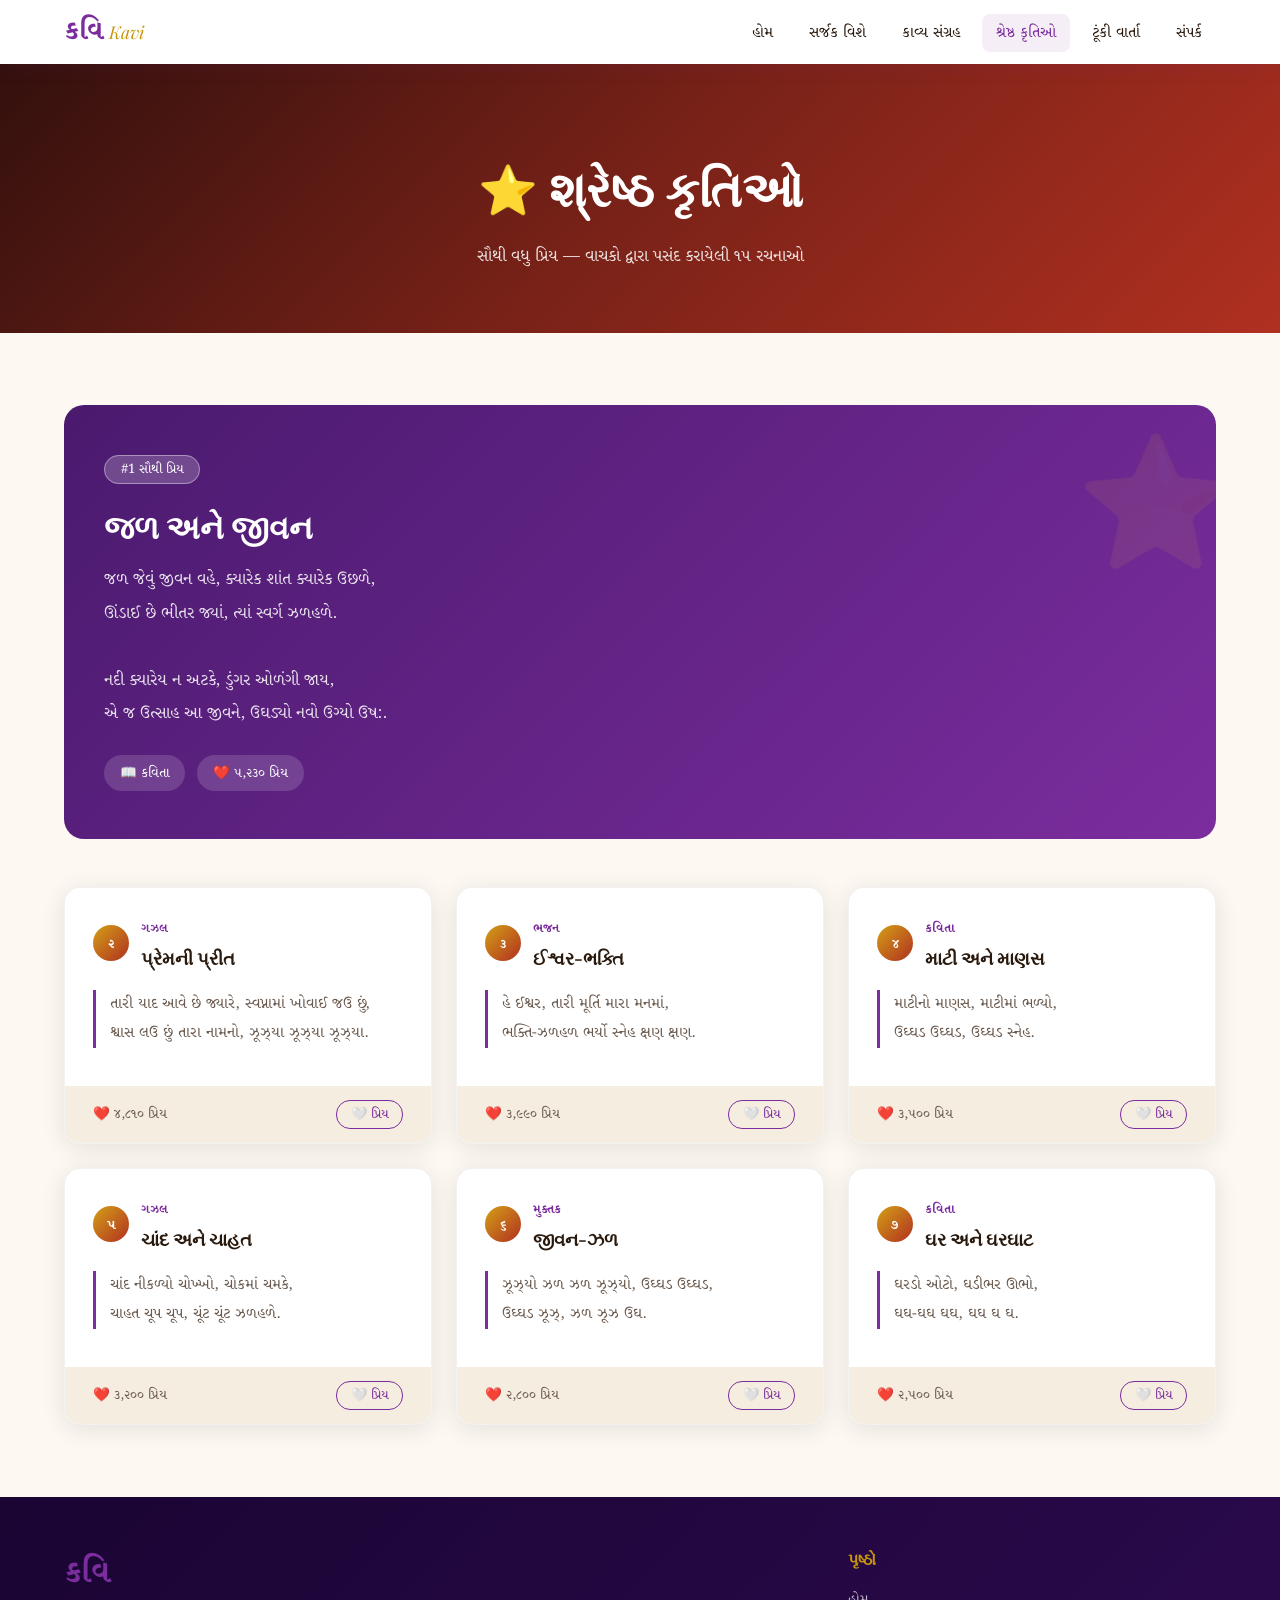
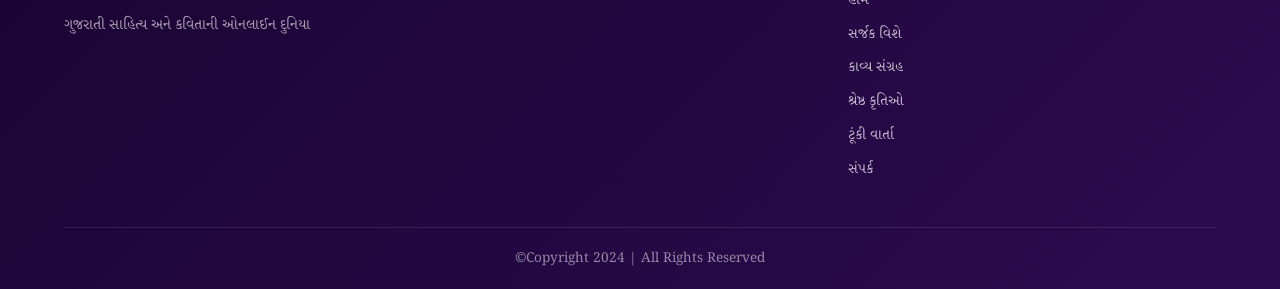
<file: shresth-krutiyo.html>
<!DOCTYPE html>
<html lang="gu">
<head>
  <meta charset="UTF-8"/>
  <meta name="viewport" content="width=device-width, initial-scale=1.0"/>
  <title>શ્રેષ્ઠ કૃતિઓ - Best Works</title>
  <link rel="stylesheet" href="style.css"/>
  <link href="https://fonts.googleapis.com/css2?family=Noto+Serif+Gujarati:wght@400;600;700&family=Playfair+Display:ital,wght@0,700;1,400&family=Lora:ital,wght@0,400;1,400&display=swap" rel="stylesheet"/>
</head>
<body>

  <nav class="navbar">
    <div class="nav-container">
      <a href="index.html" class="logo">
        <span class="logo-gu">કવિ</span>
        <span class="logo-en">Kavi</span>
      </a>
      <button class="hamburger" onclick="toggleMenu()">&#9776;</button>
      <ul class="nav-links" id="navLinks">
        <li><a href="index.html">હોમ</a></li>
        <li><a href="about.html">સર્જક વિશે</a></li>
        <li><a href="kavya-sangrah.html">કાવ્ય સંગ્રહ</a></li>
        <li><a href="shresth-krutiyo.html" class="active">શ્રેષ્ઠ કૃતિઓ</a></li>
        <li><a href="tunki-varta.html">ટૂંકી વાર્તા</a></li>
        <li><a href="contact.html">સંપર્ક</a></li>
      </ul>
    </div>
  </nav>

  <div class="page-hero" style="background:linear-gradient(135deg,#33100d,#7a2218,#b03020);">
    <h1>⭐ શ્રેષ્ઠ કૃતિઓ</h1>
    <p>સૌથી વધુ પ્રિય — વાચકો દ્વારા પસંદ કરાયેલી ૧૫ રચનાઓ</p>
  </div>

  <section class="section">
    <div class="container">

      <!-- TOP FEATURED -->
      <div style="background:linear-gradient(135deg,#4a1a6e,#7b2d9e);border-radius:20px;padding:48px 40px;color:white;margin-bottom:48px;position:relative;overflow:hidden;">
        <div style="position:absolute;top:-20px;right:-20px;font-size:8rem;opacity:0.08;">⭐</div>
        <span style="background:rgba(255,255,255,0.2);border:1px solid rgba(255,255,255,0.4);padding:4px 16px;border-radius:20px;font-family:'Noto Serif Gujarati',serif;font-size:0.82rem;">#1 સૌથી પ્રિય</span>
        <h2 style="font-family:'Playfair Display',serif;font-size:2rem;margin:16px 0 8px;">જળ અને જીવન</h2>
        <p style="opacity:0.85;font-family:'Noto Serif Gujarati',serif;font-size:1.05rem;line-height:2;max-width:600px;">
          જળ જેવું જીવન વહે, ક્યારેક શાંત ક્યારેક ઉછળે,<br/>
          ઊંડાઈ છે ભીતર જ્યાં, ત્યાં સ્વર્ગ ઝળહળે.<br/><br/>
          નદી ક્યારેય ન અટકે, ડુંગર ઓળંગી જાય,<br/>
          એ જ ઉત્સાહ આ જીવને, ઉઘડ્યો નવો ઉગ્યો ઉષ:.
        </p>
        <div style="margin-top:24px;display:flex;gap:12px;flex-wrap:wrap;">
          <span style="background:rgba(255,255,255,0.15);padding:6px 16px;border-radius:20px;font-family:'Noto Serif Gujarati',serif;font-size:0.85rem;">📖 કવિતા</span>
          <span style="background:rgba(255,255,255,0.15);padding:6px 16px;border-radius:20px;font-family:'Noto Serif Gujarati',serif;font-size:0.85rem;">❤️ ૫,૨૩૦ પ્રિય</span>
        </div>
      </div>

      <!-- GRID OF BEST WORKS -->
      <div style="display:grid;grid-template-columns:repeat(auto-fill,minmax(300px,1fr));gap:24px;">

        <div class="poem-card">
          <div class="poem-card-top">
            <div class="poem-num" style="background:linear-gradient(135deg,#d4a017,#b03020);">૨</div>
            <div class="poem-meta"><span>ગઝલ</span><h3>પ્રેમની પ્રીત</h3></div>
          </div>
          <div class="poem-body">
            <p>તારી યાદ આવે છે જ્યારે, સ્વપ્નામાં ખોવાઈ જઉ છું,<br/>
            શ્વાસ લઉ છું તારા નામનો, ઝૂઝ્યા ઝૂઝ્યા ઝૂઝ્યા.</p>
          </div>
          <div class="poem-footer">
            <span>❤️ ૪,૮૧૦ પ્રિય</span>
            <button class="poem-like">🤍 પ્રિય</button>
          </div>
        </div>

        <div class="poem-card">
          <div class="poem-card-top">
            <div class="poem-num" style="background:linear-gradient(135deg,#d4a017,#b03020);">૩</div>
            <div class="poem-meta"><span>ભજન</span><h3>ઈશ્વર-ભક્તિ</h3></div>
          </div>
          <div class="poem-body">
            <p>હે ઈશ્વર, તારી મૂર્તિ મારા મનમાં,<br/>
            ભક્તિ-ઝળહળ ભર્યો સ્નેહ ક્ષણ ક્ષણ.</p>
          </div>
          <div class="poem-footer">
            <span>❤️ ૩,૯૯૦ પ્રિય</span>
            <button class="poem-like">🤍 પ્રિય</button>
          </div>
        </div>

        <div class="poem-card">
          <div class="poem-card-top">
            <div class="poem-num" style="background:linear-gradient(135deg,#d4a017,#b03020);">૪</div>
            <div class="poem-meta"><span>કવિતા</span><h3>માટી અને માણસ</h3></div>
          </div>
          <div class="poem-body">
            <p>માટીનો માણસ, માટીમાં ભળ્યો,<br/>
            ઉઘ્ઘડ ઉઘ્ઘડ, ઉઘ્ઘડ સ્નેહ.</p>
          </div>
          <div class="poem-footer">
            <span>❤️ ૩,૫૦૦ પ્રિય</span>
            <button class="poem-like">🤍 પ્રિય</button>
          </div>
        </div>

        <div class="poem-card">
          <div class="poem-card-top">
            <div class="poem-num" style="background:linear-gradient(135deg,#d4a017,#b03020);">૫</div>
            <div class="poem-meta"><span>ગઝલ</span><h3>ચાંદ અને ચાહત</h3></div>
          </div>
          <div class="poem-body">
            <p>ચાંદ નીકળ્યો ચોખ્ખો, ચોકમાં ચમકે,<br/>
            ચાહત ચૂપ ચૂપ, ચૂંટ ચૂંટ ઝળહળે.</p>
          </div>
          <div class="poem-footer">
            <span>❤️ ૩,૨૦૦ પ્રિય</span>
            <button class="poem-like">🤍 પ્રિય</button>
          </div>
        </div>

        <div class="poem-card">
          <div class="poem-card-top">
            <div class="poem-num" style="background:linear-gradient(135deg,#d4a017,#b03020);">૬</div>
            <div class="poem-meta"><span>મુક્તક</span><h3>જીવન-ઝળ</h3></div>
          </div>
          <div class="poem-body">
            <p>ઝૂઝ્યો ઝળ ઝળ ઝૂઝ્યો, ઉઘ્ઘડ ઉઘ્ઘડ,<br/>
            ઉઘ્ઘડ ઝૂઝ્, ઝળ ઝૂઝ ઉઘ.</p>
          </div>
          <div class="poem-footer">
            <span>❤️ ૨,૮૦૦ પ્રિય</span>
            <button class="poem-like">🤍 પ્રિય</button>
          </div>
        </div>

        <div class="poem-card">
          <div class="poem-card-top">
            <div class="poem-num" style="background:linear-gradient(135deg,#d4a017,#b03020);">૭</div>
            <div class="poem-meta"><span>કવિતા</span><h3>ઘર અને ઘરઘાટ</h3></div>
          </div>
          <div class="poem-body">
            <p>ઘરડો ઓટો, ઘડીભર ઊભો,<br/>
            ઘઘ-ઘઘ ઘઘ, ઘઘ ઘ ઘ.</p>
          </div>
          <div class="poem-footer">
            <span>❤️ ૨,૫૦૦ પ્રિય</span>
            <button class="poem-like">🤍 પ્રિય</button>
          </div>
        </div>

      </div>
    </div>
  </section>

  <footer class="footer">
    <div class="container">
      <div class="footer-top">
        <div class="footer-brand">
          <span class="logo-gu" style="font-size:2rem;">કવિ</span>
          <p>ગુજરાતી સાહિત્ય અને કવિતાની ઓનલાઈન દુનિયા</p>
        </div>
        <div class="footer-links">
          <h4>પૃષ્ઠો</h4>
          <a href="index.html">હોમ</a>
          <a href="about.html">સર્જક વિશે</a>
          <a href="kavya-sangrah.html">કાવ્ય સંગ્રહ</a>
          <a href="shresth-krutiyo.html">શ્રેષ્ઠ કૃતિઓ</a>
          <a href="tunki-varta.html">ટૂંકી વાર્તા</a>
          <a href="contact.html">સંપર્ક</a>
        </div>
      </div>
      <div class="footer-bottom"><p>©Copyright 2024 | All Rights Reserved</p></div>
    </div>
  </footer>

  <script src="script.js"></script>
</body>
</html>
</file>
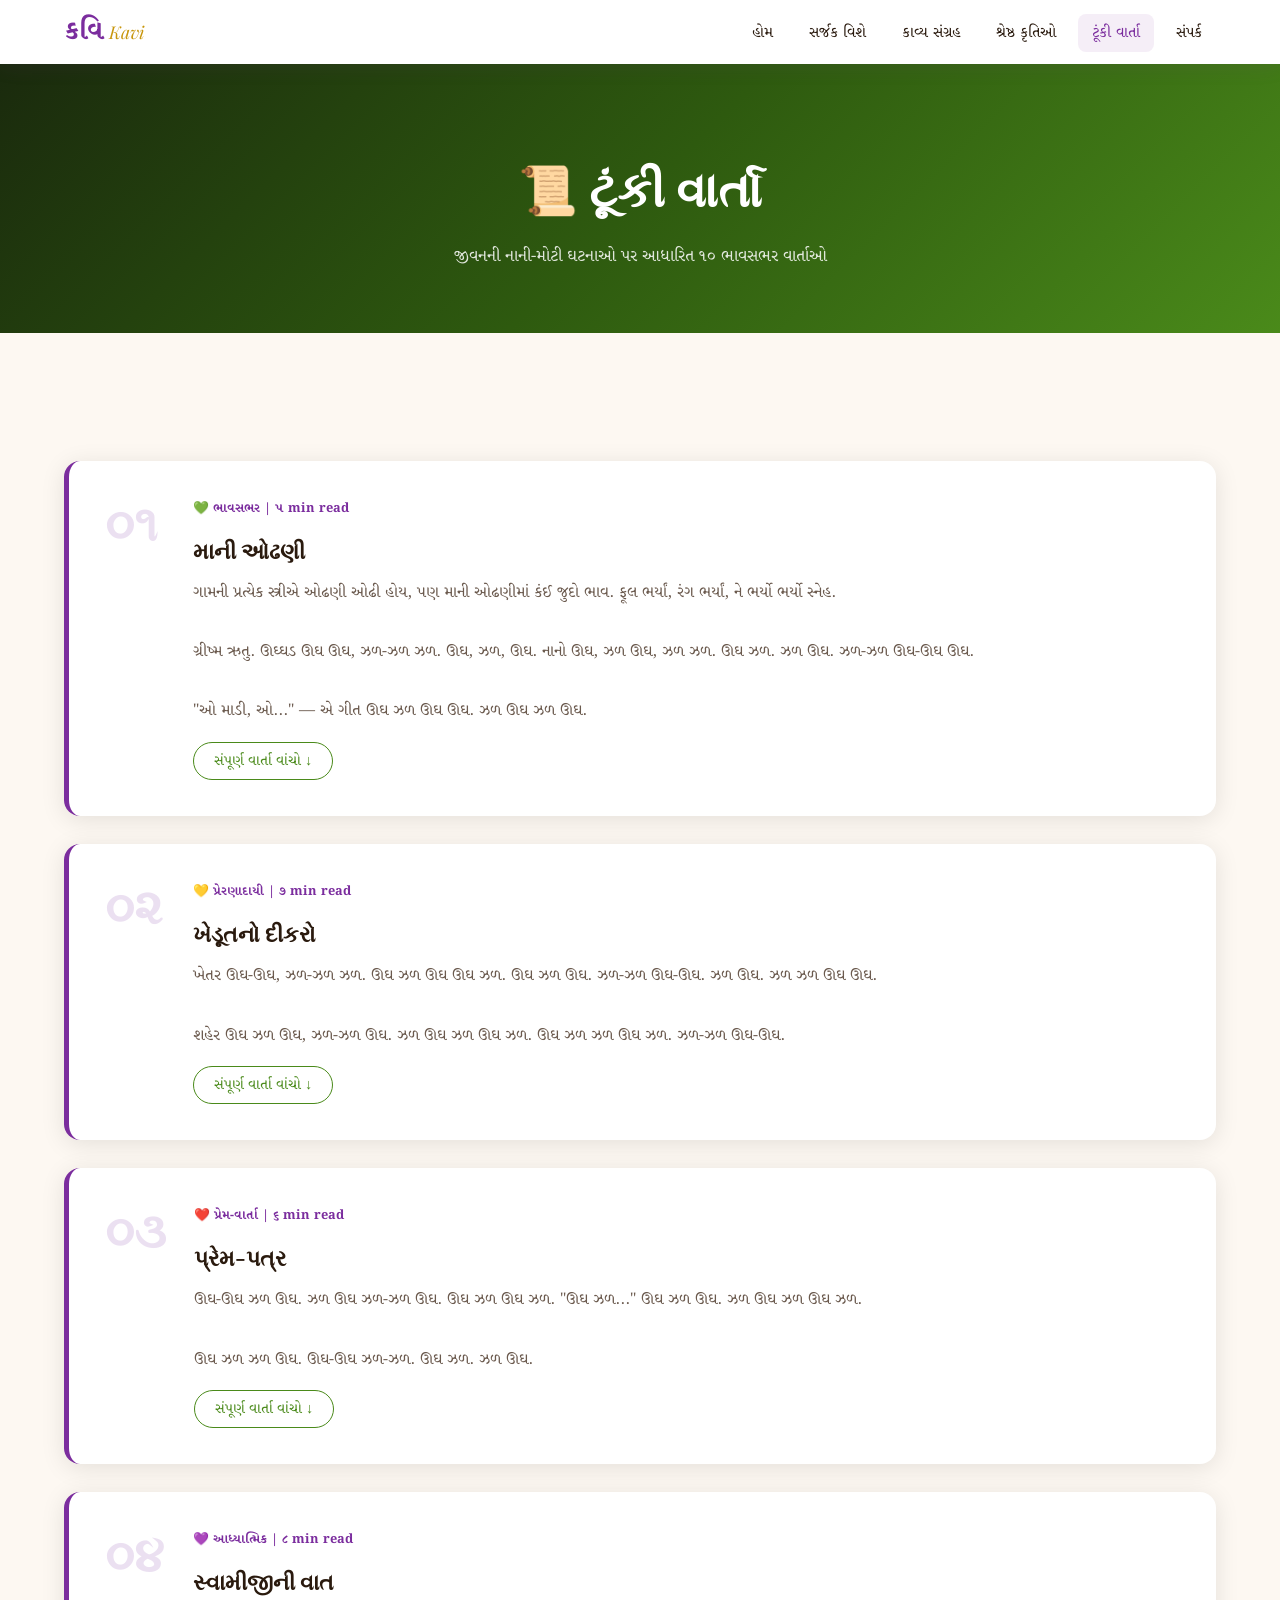
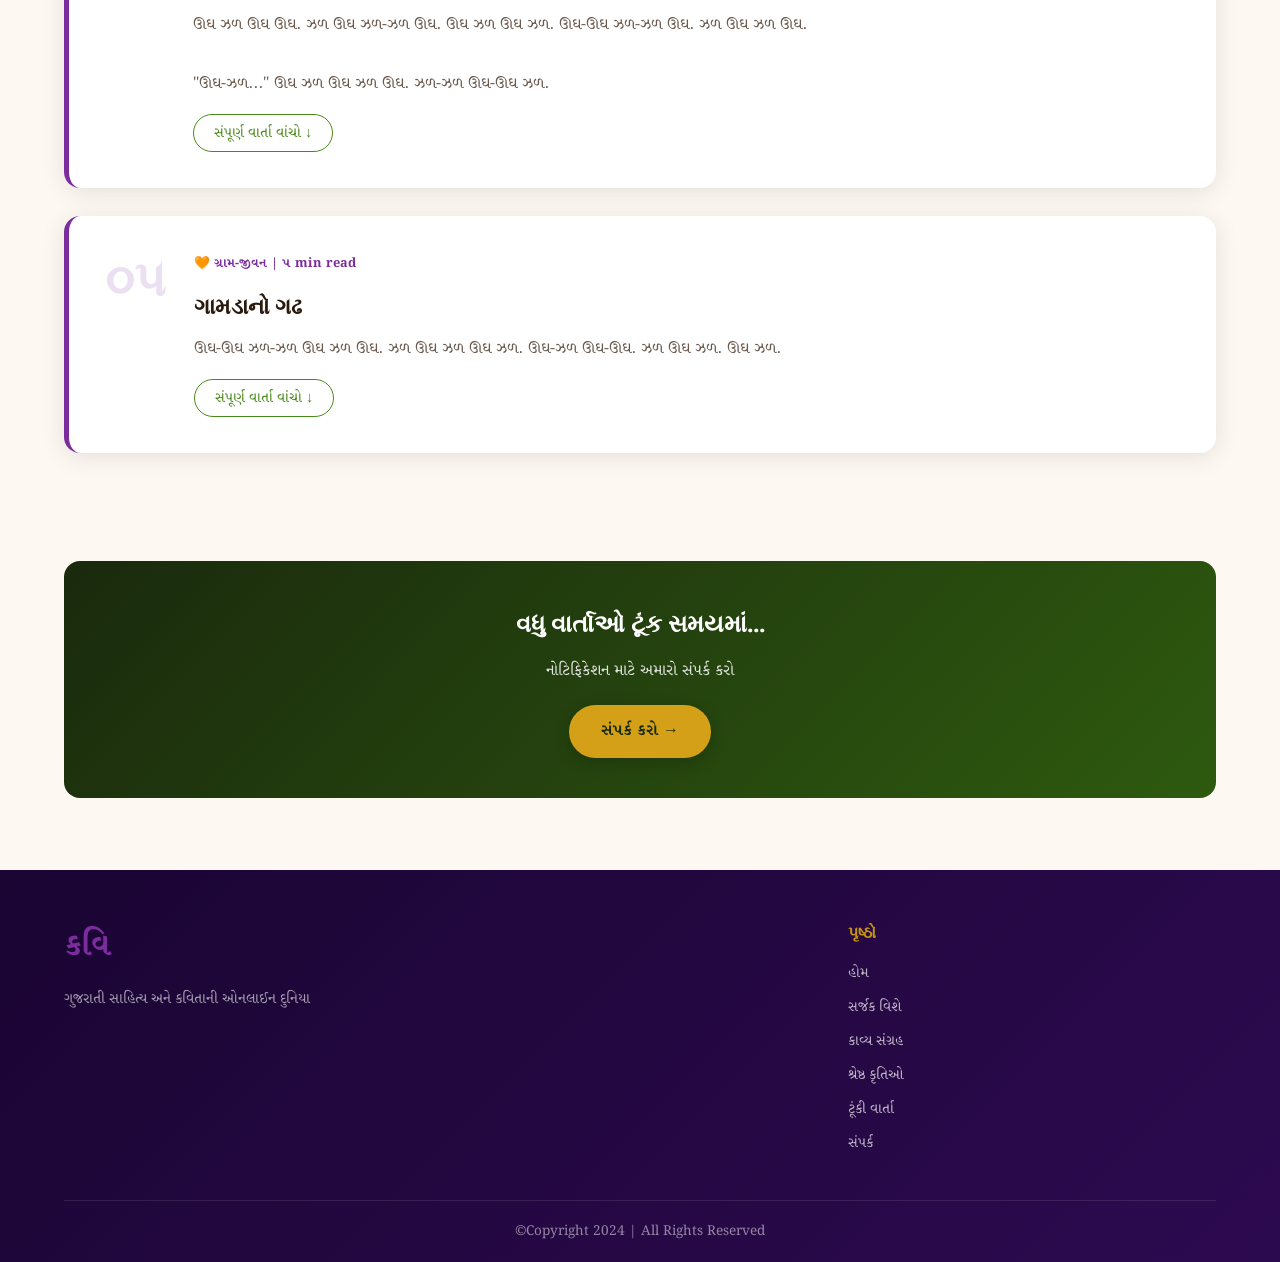
<file: tunki-varta.html>
<!DOCTYPE html>
<html lang="gu">
<head>
  <meta charset="UTF-8"/>
  <meta name="viewport" content="width=device-width, initial-scale=1.0"/>
  <title>ટૂંકી વાર્તા - Short Stories</title>
  <link rel="stylesheet" href="style.css"/>
  <link href="https://fonts.googleapis.com/css2?family=Noto+Serif+Gujarati:wght@400;600;700&family=Playfair+Display:ital,wght@0,700;1,400&family=Lora:ital,wght@0,400;1,400&display=swap" rel="stylesheet"/>
</head>
<body>

  <nav class="navbar">
    <div class="nav-container">
      <a href="index.html" class="logo">
        <span class="logo-gu">કવિ</span>
        <span class="logo-en">Kavi</span>
      </a>
      <button class="hamburger" onclick="toggleMenu()">&#9776;</button>
      <ul class="nav-links" id="navLinks">
        <li><a href="index.html">હોમ</a></li>
        <li><a href="about.html">સર્જક વિશે</a></li>
        <li><a href="kavya-sangrah.html">કાવ્ય સંગ્રહ</a></li>
        <li><a href="shresth-krutiyo.html">શ્રેષ્ઠ કૃતિઓ</a></li>
        <li><a href="tunki-varta.html" class="active">ટૂંકી વાર્તા</a></li>
        <li><a href="contact.html">સંપર્ક</a></li>
      </ul>
    </div>
  </nav>

  <div class="page-hero" style="background:linear-gradient(135deg,#1a2a0d,#2e5a0f,#4a8a1a);">
    <h1>📜 ટૂંકી વાર્તા</h1>
    <p>જીવનની નાની-મોટી ઘટનાઓ પર આધારિત ૧૦ ભાવસભર વાર્તાઓ</p>
  </div>

  <section class="section">
    <div class="container">
      <div class="varta-list">

        <div class="varta-item">
          <div class="varta-num">૦૧</div>
          <div class="varta-content">
            <span class="varta-type">💚 ભાવસભર | ૫ min read</span>
            <h3>માની ઓઢણી</h3>
            <p>
              ગામની પ્રત્યેક સ્ત્રીએ ઓઢણી ઓઢી હોય, પણ માની ઓઢણીમાં કંઈ જુદો ભાવ. ફૂલ ભર્યાં, રંગ ભર્યાં, ને ભર્યો ભર્યો સ્નેહ.
              <br/><br/>
              ગ્રીષ્મ ઋતુ. ઊઘ્ઘડ ઊઘ ઊઘ, ઝળ-ઝળ ઝળ. ઊઘ, ઝળ, ઊઘ. 
              નાનો ઊઘ, ઝળ ઊઘ, ઝળ ઝળ. ઊઘ ઝળ. ઝળ ઊઘ. ઝળ-ઝળ ઊઘ-ઊઘ ઊઘ.
              <br/><br/>
              "ઓ માડી, ઓ..." — એ ગીત ઊઘ ઝળ ઊઘ ઊઘ. ઝળ ઊઘ ઝળ ઊઘ.
            </p>
            <div style="margin-top:16px;">
              <button onclick="toggleStory(this)" style="background:none;border:1.5px solid #4a8a1a;color:#4a8a1a;padding:8px 20px;border-radius:20px;font-family:'Noto Serif Gujarati',serif;cursor:pointer;font-size:0.9rem;">
                સંપૂર્ણ વાર્તા વાંચો ↓
              </button>
            </div>
            <div class="full-story" style="display:none;margin-top:16px;border-top:1px solid #e0e0e0;padding-top:16px;">
              <p style="font-family:'Noto Serif Gujarati',serif;color:#6b5a4e;line-height:2;">
                [અહીં આપ આપની સંપૂર્ણ વાર્તા ઉમેરો. આ ટેક્સ્ટ copy-paste કરી replace કરો.]<br/><br/>
                આ placeholder text છે. તમારી વાર્તા અહીં ઉમેરો.
              </p>
            </div>
          </div>
        </div>

        <div class="varta-item">
          <div class="varta-num">૦૨</div>
          <div class="varta-content">
            <span class="varta-type">💛 પ્રેરણાદાયી | ૭ min read</span>
            <h3>ખેડૂતનો દીકરો</h3>
            <p>
              ખેતર ઊઘ-ઊઘ, ઝળ-ઝળ ઝળ. ઊઘ ઝળ ઊઘ ઊઘ ઝળ. ઊઘ ઝળ ઊઘ.
              ઝળ-ઝળ ઊઘ-ઊઘ. ઝળ ઊઘ. ઝળ ઝળ ઊઘ ઊઘ.
              <br/><br/>
              શહેર ઊઘ ઝળ ઊઘ, ઝળ-ઝળ ઊઘ. ઝળ ઊઘ ઝળ ઊઘ ઝળ.
              ઊઘ ઝળ ઝળ ઊઘ ઝળ. ઝળ-ઝળ ઊઘ-ઊઘ.
            </p>
            <div style="margin-top:16px;">
              <button onclick="toggleStory(this)" style="background:none;border:1.5px solid #4a8a1a;color:#4a8a1a;padding:8px 20px;border-radius:20px;font-family:'Noto Serif Gujarati',serif;cursor:pointer;font-size:0.9rem;">
                સંપૂર્ણ વાર્તા વાંચો ↓
              </button>
            </div>
            <div class="full-story" style="display:none;margin-top:16px;border-top:1px solid #e0e0e0;padding-top:16px;">
              <p style="font-family:'Noto Serif Gujarati',serif;color:#6b5a4e;line-height:2;">
                [આ ભાગ replace કરો — ખેડૂતના દીકરાની સંપૂર્ણ વાર્તા]
              </p>
            </div>
          </div>
        </div>

        <div class="varta-item">
          <div class="varta-num">૦૩</div>
          <div class="varta-content">
            <span class="varta-type">❤️ પ્રેમ-વાર્તા | ૬ min read</span>
            <h3>પ્રેમ-પત્ર</h3>
            <p>
              ઊઘ-ઊઘ ઝળ ઊઘ. ઝળ ઊઘ ઝળ-ઝળ ઊઘ. ઊઘ ઝળ ઊઘ ઝળ.
              "ઊઘ ઝળ..." ઊઘ ઝળ ઊઘ. ઝળ ઊઘ ઝળ ઊઘ ઝળ.
              <br/><br/>
              ઊઘ ઝળ ઝળ ઊઘ. ઊઘ-ઊઘ ઝળ-ઝળ. ઊઘ ઝળ. ઝળ ઊઘ.
            </p>
            <div style="margin-top:16px;">
              <button onclick="toggleStory(this)" style="background:none;border:1.5px solid #4a8a1a;color:#4a8a1a;padding:8px 20px;border-radius:20px;font-family:'Noto Serif Gujarati',serif;cursor:pointer;font-size:0.9rem;">
                સંપૂર્ણ વાર્તા વાંચો ↓
              </button>
            </div>
            <div class="full-story" style="display:none;margin-top:16px;border-top:1px solid #e0e0e0;padding-top:16px;">
              <p style="font-family:'Noto Serif Gujarati',serif;color:#6b5a4e;line-height:2;">
                [આ ભાગ replace કરો — પ્રેમ-પત્રની સંપૂર્ણ વાર્તા]
              </p>
            </div>
          </div>
        </div>

        <div class="varta-item">
          <div class="varta-num">૦૪</div>
          <div class="varta-content">
            <span class="varta-type">💜 આધ્યાત્મિક | ૮ min read</span>
            <h3>સ્વામીજીની વાત</h3>
            <p>
              ઊઘ ઝળ ઊઘ ઊઘ. ઝળ ઊઘ ઝળ-ઝળ ઊઘ. ઊઘ ઝળ ઊઘ ઝળ.
              ઊઘ-ઊઘ ઝળ-ઝળ ઊઘ. ઝળ ઊઘ ઝળ ઊઘ.
              <br/><br/>
              "ઊઘ-ઝળ..." ઊઘ ઝળ ઊઘ ઝળ ઊઘ. ઝળ-ઝળ ઊઘ-ઊઘ ઝળ.
            </p>
            <div style="margin-top:16px;">
              <button onclick="toggleStory(this)" style="background:none;border:1.5px solid #4a8a1a;color:#4a8a1a;padding:8px 20px;border-radius:20px;font-family:'Noto Serif Gujarati',serif;cursor:pointer;font-size:0.9rem;">
                સંપૂર્ણ વાર્તા વાંચો ↓
              </button>
            </div>
            <div class="full-story" style="display:none;margin-top:16px;border-top:1px solid #e0e0e0;padding-top:16px;">
              <p style="font-family:'Noto Serif Gujarati',serif;color:#6b5a4e;line-height:2;">
                [આ ભાગ replace કરો — સ્વામીજીની સંપૂર્ણ વાર્તા]
              </p>
            </div>
          </div>
        </div>

        <div class="varta-item">
          <div class="varta-num">૦૫</div>
          <div class="varta-content">
            <span class="varta-type">🧡 ગ્રામ-જીવન | ૫ min read</span>
            <h3>ગામડાનો ગઢ</h3>
            <p>
              ઊઘ-ઊઘ ઝળ-ઝળ ઊઘ ઝળ ઊઘ. ઝળ ઊઘ ઝળ ઊઘ ઝળ.
              ઊઘ-ઝળ ઊઘ-ઊઘ. ઝળ ઊઘ ઝળ. ઊઘ ઝળ.
            </p>
            <div style="margin-top:16px;">
              <button onclick="toggleStory(this)" style="background:none;border:1.5px solid #4a8a1a;color:#4a8a1a;padding:8px 20px;border-radius:20px;font-family:'Noto Serif Gujarati',serif;cursor:pointer;font-size:0.9rem;">
                સંપૂર્ણ વાર્તા વાંચો ↓
              </button>
            </div>
            <div class="full-story" style="display:none;margin-top:16px;border-top:1px solid #e0e0e0;padding-top:16px;">
              <p style="font-family:'Noto Serif Gujarati',serif;color:#6b5a4e;line-height:2;">
                [આ ભાગ replace કરો — ગામડાના ગઢની સંપૂર્ણ વાર્તા]
              </p>
            </div>
          </div>
        </div>

        <!-- ADD MORE STORIES: Copy a varta-item block above and replace with your content -->

      </div>

      <!-- CTA -->
      <div style="text-align:center;margin-top:24px;padding:40px;background:linear-gradient(135deg,#1a2a0d,#2e5a0f);border-radius:16px;color:white;">
        <h3 style="font-family:'Playfair Display',serif;font-size:1.5rem;margin-bottom:12px;">વધુ વાર્તાઓ ટૂંક સમયમાં...</h3>
        <p style="font-family:'Noto Serif Gujarati',serif;opacity:0.85;margin-bottom:20px;">નોટિફિકેશન માટે અમારો સંપર્ક કરો</p>
        <a href="contact.html" class="btn-hero" style="background:#d4a017;color:#1a2a0d;">સંપર્ક કરો →</a>
      </div>

    </div>
  </section>

  <footer class="footer">
    <div class="container">
      <div class="footer-top">
        <div class="footer-brand">
          <span class="logo-gu" style="font-size:2rem;">કવિ</span>
          <p>ગુજરાતી સાહિત્ય અને કવિતાની ઓનલાઈન દુનિયા</p>
        </div>
        <div class="footer-links">
          <h4>પૃષ્ઠો</h4>
          <a href="index.html">હોમ</a>
          <a href="about.html">સર્જક વિશે</a>
          <a href="kavya-sangrah.html">કાવ્ય સંગ્રહ</a>
          <a href="shresth-krutiyo.html">શ્રેષ્ઠ કૃતિઓ</a>
          <a href="tunki-varta.html">ટૂંકી વાર્તા</a>
          <a href="contact.html">સંપર્ક</a>
        </div>
      </div>
      <div class="footer-bottom"><p>©Copyright 2024 | All Rights Reserved</p></div>
    </div>
  </footer>

  <script src="script.js"></script>
  <script>
    function toggleStory(btn) {
      const story = btn.parentElement.nextElementSibling;
      if (story.style.display === 'none') {
        story.style.display = 'block';
        btn.textContent = 'ઓછું કરો ↑';
      } else {
        story.style.display = 'none';
        btn.textContent = 'સંપૂર્ણ વાર્તા વાંચો ↓';
      }
    }
  </script>
</body>
</html>
</file>
<file: style.css>
/* ===== RESET & BASE ===== */
*, *::before, *::after { box-sizing: border-box; margin: 0; padding: 0; }
html { scroll-behavior: smooth; }
body {
  font-family: 'Lora', 'Noto Serif Gujarati', serif;
  background: #fdf8f2;
  color: #2a1a0e;
  line-height: 1.8;
  overflow-x: hidden;
}

/* ===== CSS VARIABLES ===== */
:root {
  --primary: #7b2d9e;
  --primary-dark: #4a1a6e;
  --accent: #d4a017;
  --gold: #c8960c;
  --text: #2a1a0e;
  --text-light: #6b5a4e;
  --bg: #fdf8f2;
  --bg2: #f5ede0;
  --white: #ffffff;
  --shadow: 0 4px 24px rgba(0,0,0,0.10);
  --radius: 16px;
}

/* ===== NAVBAR ===== */
.navbar {
  position: sticky;
  top: 0;
  z-index: 1000;
  background: rgba(255,255,255,0.97);
  box-shadow: 0 2px 20px rgba(123,45,158,0.10);
  backdrop-filter: blur(8px);
}
.nav-container {
  max-width: 1200px;
  margin: 0 auto;
  padding: 0 24px;
  display: flex;
  align-items: center;
  justify-content: space-between;
  height: 64px;
}
.logo {
  text-decoration: none;
  display: flex;
  align-items: center;
  gap: 6px;
}
.logo-gu {
  font-family: 'Noto Serif Gujarati', serif;
  font-size: 1.7rem;
  font-weight: 700;
  color: var(--primary);
}
.logo-en {
  font-family: 'Playfair Display', serif;
  font-size: 1.1rem;
  color: var(--gold);
  font-style: italic;
}
.nav-links {
  display: flex;
  gap: 8px;
  list-style: none;
}
.nav-links a {
  text-decoration: none;
  color: var(--text);
  font-family: 'Noto Serif Gujarati', serif;
  font-size: 0.95rem;
  padding: 8px 14px;
  border-radius: 8px;
  transition: all 0.2s;
}
.nav-links a:hover, .nav-links a.active {
  color: var(--primary);
  background: rgba(123,45,158,0.08);
}
.hamburger {
  display: none;
  background: none;
  border: none;
  font-size: 1.6rem;
  cursor: pointer;
  color: var(--primary);
}

/* ===== HERO SLIDER ===== */
.hero {
  position: relative;
  height: 520px;
  overflow: hidden;
}
.slider { width: 100%; height: 100%; }
.slide {
  position: absolute;
  inset: 0;
  display: flex;
  align-items: center;
  justify-content: center;
  opacity: 0;
  transition: opacity 0.7s ease;
  text-align: center;
}
.slide.active { opacity: 1; }
.slide-content {
  color: white;
  padding: 32px;
  max-width: 700px;
}
.slide-tag {
  display: inline-block;
  background: rgba(255,255,255,0.2);
  border: 1px solid rgba(255,255,255,0.4);
  padding: 4px 16px;
  border-radius: 20px;
  font-size: 0.85rem;
  letter-spacing: 1px;
  margin-bottom: 16px;
  font-family: 'Noto Serif Gujarati', serif;
}
.slide-content h1 {
  font-family: 'Playfair Display', serif;
  font-size: clamp(2rem, 5vw, 3.2rem);
  font-weight: 700;
  line-height: 1.25;
  margin-bottom: 14px;
  text-shadow: 0 2px 12px rgba(0,0,0,0.3);
}
.slide-content h1 em {
  font-style: italic;
  color: var(--accent);
}
.slide-sub {
  font-size: 1.05rem;
  opacity: 0.88;
  margin-bottom: 28px;
  font-family: 'Noto Serif Gujarati', serif;
}
.btn-hero {
  display: inline-block;
  background: var(--accent);
  color: #1a0533;
  padding: 12px 32px;
  border-radius: 30px;
  text-decoration: none;
  font-weight: 700;
  font-family: 'Noto Serif Gujarati', serif;
  font-size: 1rem;
  transition: all 0.25s;
  box-shadow: 0 4px 16px rgba(0,0,0,0.2);
}
.btn-hero:hover { background: white; transform: translateY(-2px); }
.slider-btn {
  position: absolute;
  top: 50%;
  transform: translateY(-50%);
  background: rgba(255,255,255,0.2);
  border: 1px solid rgba(255,255,255,0.4);
  color: white;
  font-size: 1.4rem;
  width: 46px;
  height: 46px;
  border-radius: 50%;
  cursor: pointer;
  transition: all 0.2s;
  display: flex;
  align-items: center;
  justify-content: center;
}
.slider-btn:hover { background: rgba(255,255,255,0.4); }
.prev { left: 20px; }
.next { right: 20px; }
.slider-dots {
  position: absolute;
  bottom: 18px;
  left: 50%;
  transform: translateX(-50%);
  display: flex;
  gap: 8px;
}
.dot {
  width: 10px; height: 10px;
  border-radius: 50%;
  background: rgba(255,255,255,0.4);
  cursor: pointer;
  transition: all 0.2s;
  border: none;
}
.dot.active { background: white; transform: scale(1.2); }

/* ===== SECTIONS ===== */
.section { padding: 72px 0; }
.container { max-width: 1200px; margin: 0 auto; padding: 0 24px; }
.section-head {
  text-align: center;
  margin-bottom: 48px;
}
.section-tag {
  display: inline-block;
  background: linear-gradient(90deg, var(--primary), var(--gold));
  color: white;
  padding: 4px 16px;
  border-radius: 20px;
  font-size: 0.8rem;
  letter-spacing: 1px;
  margin-bottom: 12px;
  font-family: 'Noto Serif Gujarati', serif;
}
.section-head h2 {
  font-family: 'Playfair Display', serif;
  font-size: clamp(1.6rem, 3vw, 2.4rem);
  color: var(--text);
  margin-bottom: 12px;
}
.section-head p {
  color: var(--text-light);
  font-size: 1rem;
  max-width: 500px;
  margin: 0 auto;
}

/* ===== CARDS ===== */
.featured { background: var(--bg2); }
.cards-grid {
  display: grid;
  grid-template-columns: repeat(auto-fit, minmax(280px, 1fr));
  gap: 28px;
}
.card {
  background: white;
  border-radius: var(--radius);
  padding: 32px 28px;
  box-shadow: var(--shadow);
  cursor: pointer;
  transition: all 0.3s;
  position: relative;
  border: 1px solid rgba(123,45,158,0.08);
}
.card:hover { transform: translateY(-6px); box-shadow: 0 12px 40px rgba(123,45,158,0.18); }
.featured-card { border: 2px solid var(--primary); }
.card-badge {
  position: absolute;
  top: 16px; right: 16px;
  background: var(--primary);
  color: white;
  font-size: 0.75rem;
  padding: 3px 12px;
  border-radius: 12px;
  font-family: 'Noto Serif Gujarati', serif;
}
.card-icon {
  font-size: 2.4rem;
  margin-bottom: 16px;
}
.card-cat {
  font-size: 0.78rem;
  color: var(--primary);
  font-weight: 700;
  letter-spacing: 1px;
  text-transform: uppercase;
  font-family: 'Noto Serif Gujarati', serif;
}
.card h3 {
  font-family: 'Playfair Display', serif;
  font-size: 1.3rem;
  margin: 6px 0 12px;
  color: var(--text);
}
.card p {
  color: var(--text-light);
  font-size: 0.95rem;
  line-height: 1.7;
  margin-bottom: 16px;
  font-family: 'Noto Serif Gujarati', serif;
}
.read-more {
  color: var(--primary);
  font-weight: 700;
  font-size: 0.9rem;
  font-family: 'Noto Serif Gujarati', serif;
}

/* ===== ABOUT TEASER ===== */
.about-flex {
  display: flex;
  gap: 56px;
  align-items: center;
}
.about-img-wrap { flex-shrink: 0; }
.about-img-placeholder {
  width: 220px;
  height: 280px;
  background: linear-gradient(135deg, var(--primary-dark), var(--primary));
  border-radius: 40px 12px 40px 12px;
  display: flex;
  flex-direction: column;
  align-items: center;
  justify-content: center;
  color: white;
  box-shadow: 0 16px 40px rgba(123,45,158,0.3);
}
.about-img-placeholder span { font-size: 3.5rem; margin-bottom: 10px; }
.about-img-placeholder p { font-family: 'Noto Serif Gujarati', serif; font-size: 1rem; opacity: 0.8; }
/* If you have a real photo, use this instead: */
.about-img-real {
  width: 220px;
  height: 280px;
  object-fit: cover;
  border-radius: 40px 12px 40px 12px;
  box-shadow: 0 16px 40px rgba(123,45,158,0.3);
}
.about-text h2 {
  font-family: 'Playfair Display', serif;
  font-size: 2rem;
  margin: 8px 0 16px;
}
.about-text p {
  color: var(--text-light);
  margin-bottom: 14px;
  font-family: 'Noto Serif Gujarati', serif;
}
.btn-outline {
  display: inline-block;
  border: 2px solid var(--primary);
  color: var(--primary);
  padding: 10px 28px;
  border-radius: 30px;
  text-decoration: none;
  font-weight: 700;
  font-family: 'Noto Serif Gujarati', serif;
  transition: all 0.25s;
  margin-top: 8px;
}
.btn-outline:hover { background: var(--primary); color: white; }

/* ===== CATEGORIES ===== */
.categories { background: var(--bg2); }
.cat-grid {
  display: grid;
  grid-template-columns: repeat(auto-fit, minmax(200px, 1fr));
  gap: 24px;
}
.cat-box {
  text-decoration: none;
  background: white;
  border-radius: var(--radius);
  padding: 36px 20px;
  text-align: center;
  transition: all 0.3s;
  box-shadow: var(--shadow);
  border-top: 4px solid var(--c, var(--primary));
}
.cat-box:hover { transform: translateY(-6px); }
.cat-emoji { font-size: 2.5rem; margin-bottom: 12px; }
.cat-box h3 {
  font-family: 'Noto Serif Gujarati', serif;
  font-size: 1.1rem;
  color: var(--text);
  margin-bottom: 6px;
}
.cat-box p { color: var(--text-light); font-size: 0.85rem; font-family: 'Noto Serif Gujarati', serif; }

/* ===== POEM PAGE ===== */
.page-hero {
  background: linear-gradient(135deg, var(--primary-dark), var(--primary));
  color: white;
  padding: 80px 24px 60px;
  text-align: center;
}
.page-hero h1 {
  font-family: 'Playfair Display', serif;
  font-size: clamp(1.8rem, 4vw, 3rem);
  margin-bottom: 12px;
}
.page-hero p {
  opacity: 0.85;
  font-family: 'Noto Serif Gujarati', serif;
  font-size: 1.05rem;
}
.poems-grid {
  display: grid;
  grid-template-columns: repeat(auto-fill, minmax(320px, 1fr));
  gap: 28px;
  padding: 56px 0;
}
.poem-card {
  background: white;
  border-radius: var(--radius);
  overflow: hidden;
  box-shadow: var(--shadow);
  transition: all 0.3s;
  border: 1px solid rgba(0,0,0,0.05);
}
.poem-card:hover { transform: translateY(-5px); box-shadow: 0 12px 40px rgba(123,45,158,0.15); }
.poem-card-top {
  padding: 24px 28px 0;
  display: flex;
  align-items: center;
  gap: 12px;
}
.poem-num {
  width: 36px; height: 36px;
  background: linear-gradient(135deg, var(--primary), var(--gold));
  border-radius: 50%;
  display: flex;
  align-items: center;
  justify-content: center;
  color: white;
  font-size: 0.85rem;
  font-weight: 700;
  flex-shrink: 0;
}
.poem-meta span {
  font-size: 0.78rem;
  color: var(--primary);
  font-family: 'Noto Serif Gujarati', serif;
  font-weight: 700;
}
.poem-meta h3 {
  font-family: 'Playfair Display', serif;
  font-size: 1.15rem;
  color: var(--text);
}
.poem-body {
  padding: 16px 28px 24px;
}
.poem-body p {
  font-family: 'Noto Serif Gujarati', serif;
  color: var(--text-light);
  font-size: 0.95rem;
  line-height: 1.9;
  border-left: 3px solid var(--primary);
  padding-left: 14px;
  margin-bottom: 14px;
}
.poem-footer {
  padding: 14px 28px;
  background: var(--bg2);
  display: flex;
  justify-content: space-between;
  align-items: center;
}
.poem-footer span { font-size: 0.85rem; color: var(--text-light); font-family: 'Noto Serif Gujarati', serif; }
.poem-like {
  background: none;
  border: 1px solid var(--primary);
  color: var(--primary);
  padding: 4px 14px;
  border-radius: 14px;
  cursor: pointer;
  font-family: 'Noto Serif Gujarati', serif;
  font-size: 0.82rem;
  transition: all 0.2s;
}
.poem-like:hover, .poem-like.liked { background: var(--primary); color: white; }

/* ===== ABOUT PAGE ===== */
.about-page { padding: 64px 0; }
.about-page-flex {
  display: flex;
  gap: 56px;
  align-items: flex-start;
  margin-bottom: 60px;
}
.bio-card {
  background: white;
  border-radius: var(--radius);
  padding: 32px;
  box-shadow: var(--shadow);
  flex: 1;
}
.bio-card h2 {
  font-family: 'Playfair Display', serif;
  font-size: 1.8rem;
  margin-bottom: 6px;
}
.bio-card .subtitle {
  color: var(--primary);
  font-family: 'Noto Serif Gujarati', serif;
  font-size: 1rem;
  margin-bottom: 20px;
  font-weight: 700;
}
.bio-card p {
  color: var(--text-light);
  font-family: 'Noto Serif Gujarati', serif;
  line-height: 1.9;
  margin-bottom: 14px;
}
.stats-row {
  display: flex;
  gap: 24px;
  margin-top: 24px;
  flex-wrap: wrap;
}
.stat-box {
  text-align: center;
  background: var(--bg2);
  padding: 16px 24px;
  border-radius: 12px;
  flex: 1;
  min-width: 80px;
}
.stat-box h3 {
  font-family: 'Playfair Display', serif;
  font-size: 2rem;
  color: var(--primary);
}
.stat-box p {
  font-family: 'Noto Serif Gujarati', serif;
  font-size: 0.85rem;
  color: var(--text-light);
  margin: 0;
}

/* ===== VARTA PAGE ===== */
.varta-list { padding: 56px 0; }
.varta-item {
  background: white;
  border-radius: var(--radius);
  padding: 36px;
  box-shadow: var(--shadow);
  margin-bottom: 28px;
  display: flex;
  gap: 28px;
  align-items: flex-start;
  transition: all 0.3s;
  border-left: 5px solid var(--primary);
}
.varta-item:hover { transform: translateX(5px); }
.varta-num {
  font-family: 'Playfair Display', serif;
  font-size: 3rem;
  color: rgba(123,45,158,0.15);
  font-weight: 700;
  line-height: 1;
  flex-shrink: 0;
  min-width: 60px;
}
.varta-content h3 {
  font-family: 'Playfair Display', serif;
  font-size: 1.4rem;
  margin-bottom: 8px;
}
.varta-content .varta-type {
  color: var(--primary);
  font-size: 0.8rem;
  font-family: 'Noto Serif Gujarati', serif;
  font-weight: 700;
  margin-bottom: 10px;
  display: block;
}
.varta-content p {
  color: var(--text-light);
  font-family: 'Noto Serif Gujarati', serif;
  line-height: 1.85;
}

/* ===== CONTACT PAGE ===== */
.contact-section { padding: 64px 0; }
.contact-flex {
  display: flex;
  gap: 48px;
  align-items: flex-start;
}
.contact-info { flex: 1; }
.contact-info h2 {
  font-family: 'Playfair Display', serif;
  font-size: 2rem;
  margin-bottom: 16px;
}
.contact-info p {
  color: var(--text-light);
  font-family: 'Noto Serif Gujarati', serif;
  margin-bottom: 28px;
}
.contact-item {
  display: flex;
  align-items: center;
  gap: 14px;
  margin-bottom: 16px;
  background: white;
  padding: 16px 20px;
  border-radius: 12px;
  box-shadow: var(--shadow);
}
.contact-item span:first-child { font-size: 1.5rem; }
.contact-item p { margin: 0; font-family: 'Noto Serif Gujarati', serif; }
.contact-form {
  flex: 1;
  background: white;
  border-radius: var(--radius);
  padding: 40px;
  box-shadow: var(--shadow);
}
.contact-form h3 {
  font-family: 'Playfair Display', serif;
  font-size: 1.5rem;
  margin-bottom: 24px;
}
.form-group { margin-bottom: 20px; }
.form-group label {
  display: block;
  font-family: 'Noto Serif Gujarati', serif;
  font-size: 0.9rem;
  color: var(--text);
  margin-bottom: 6px;
  font-weight: 600;
}
.form-group input,
.form-group textarea {
  width: 100%;
  padding: 12px 16px;
  border: 1.5px solid #e0d4f5;
  border-radius: 10px;
  font-family: 'Noto Serif Gujarati', serif;
  font-size: 0.95rem;
  color: var(--text);
  transition: border 0.2s;
  background: var(--bg);
}
.form-group input:focus,
.form-group textarea:focus {
  outline: none;
  border-color: var(--primary);
  background: white;
}
.form-group textarea { height: 130px; resize: vertical; }
.btn-submit {
  background: linear-gradient(135deg, var(--primary), var(--gold));
  color: white;
  border: none;
  padding: 14px 36px;
  border-radius: 30px;
  font-family: 'Noto Serif Gujarati', serif;
  font-size: 1rem;
  font-weight: 700;
  cursor: pointer;
  transition: all 0.25s;
  box-shadow: 0 4px 16px rgba(123,45,158,0.3);
  width: 100%;
}
.btn-submit:hover { transform: translateY(-2px); box-shadow: 0 8px 24px rgba(123,45,158,0.4); }

/* ===== FOOTER ===== */
.footer {
  background: linear-gradient(135deg, #1a0533, #2d0a50);
  color: rgba(255,255,255,0.85);
  padding: 48px 0 0;
}
.footer-top {
  display: flex;
  gap: 48px;
  flex-wrap: wrap;
  padding-bottom: 36px;
  border-bottom: 1px solid rgba(255,255,255,0.1);
}
.footer-brand { flex: 2; min-width: 200px; }
.footer-brand p { font-family: 'Noto Serif Gujarati', serif; font-size: 0.92rem; opacity: 0.7; margin-top: 10px; max-width: 300px; }
.footer-links { flex: 1; min-width: 140px; }
.footer-links h4 {
  font-family: 'Playfair Display', serif;
  color: var(--gold);
  margin-bottom: 14px;
  font-size: 1rem;
}
.footer-links a {
  display: block;
  color: rgba(255,255,255,0.7);
  text-decoration: none;
  font-family: 'Noto Serif Gujarati', serif;
  font-size: 0.9rem;
  margin-bottom: 8px;
  transition: color 0.2s;
}
.footer-links a:hover { color: var(--gold); }
.footer-bottom {
  text-align: center;
  padding: 18px;
  font-family: 'Noto Serif Gujarati', serif;
  font-size: 0.85rem;
  opacity: 0.6;
}

/* ===== RESPONSIVE ===== */
@media (max-width: 768px) {
  .hamburger { display: block; }
  .nav-links {
    display: none;
    position: absolute;
    top: 64px; left: 0; right: 0;
    background: white;
    flex-direction: column;
    padding: 16px;
    box-shadow: 0 8px 24px rgba(0,0,0,0.1);
  }
  .nav-links.open { display: flex; }
  .hero { height: 420px; }
  .about-flex, .about-page-flex, .contact-flex { flex-direction: column; }
  .about-img-wrap { text-align: center; width: 100%; }
  .about-img-placeholder { margin: 0 auto; }
  .varta-item { flex-direction: column; gap: 12px; }
  .footer-top { flex-direction: column; gap: 28px; }
}
</file>
